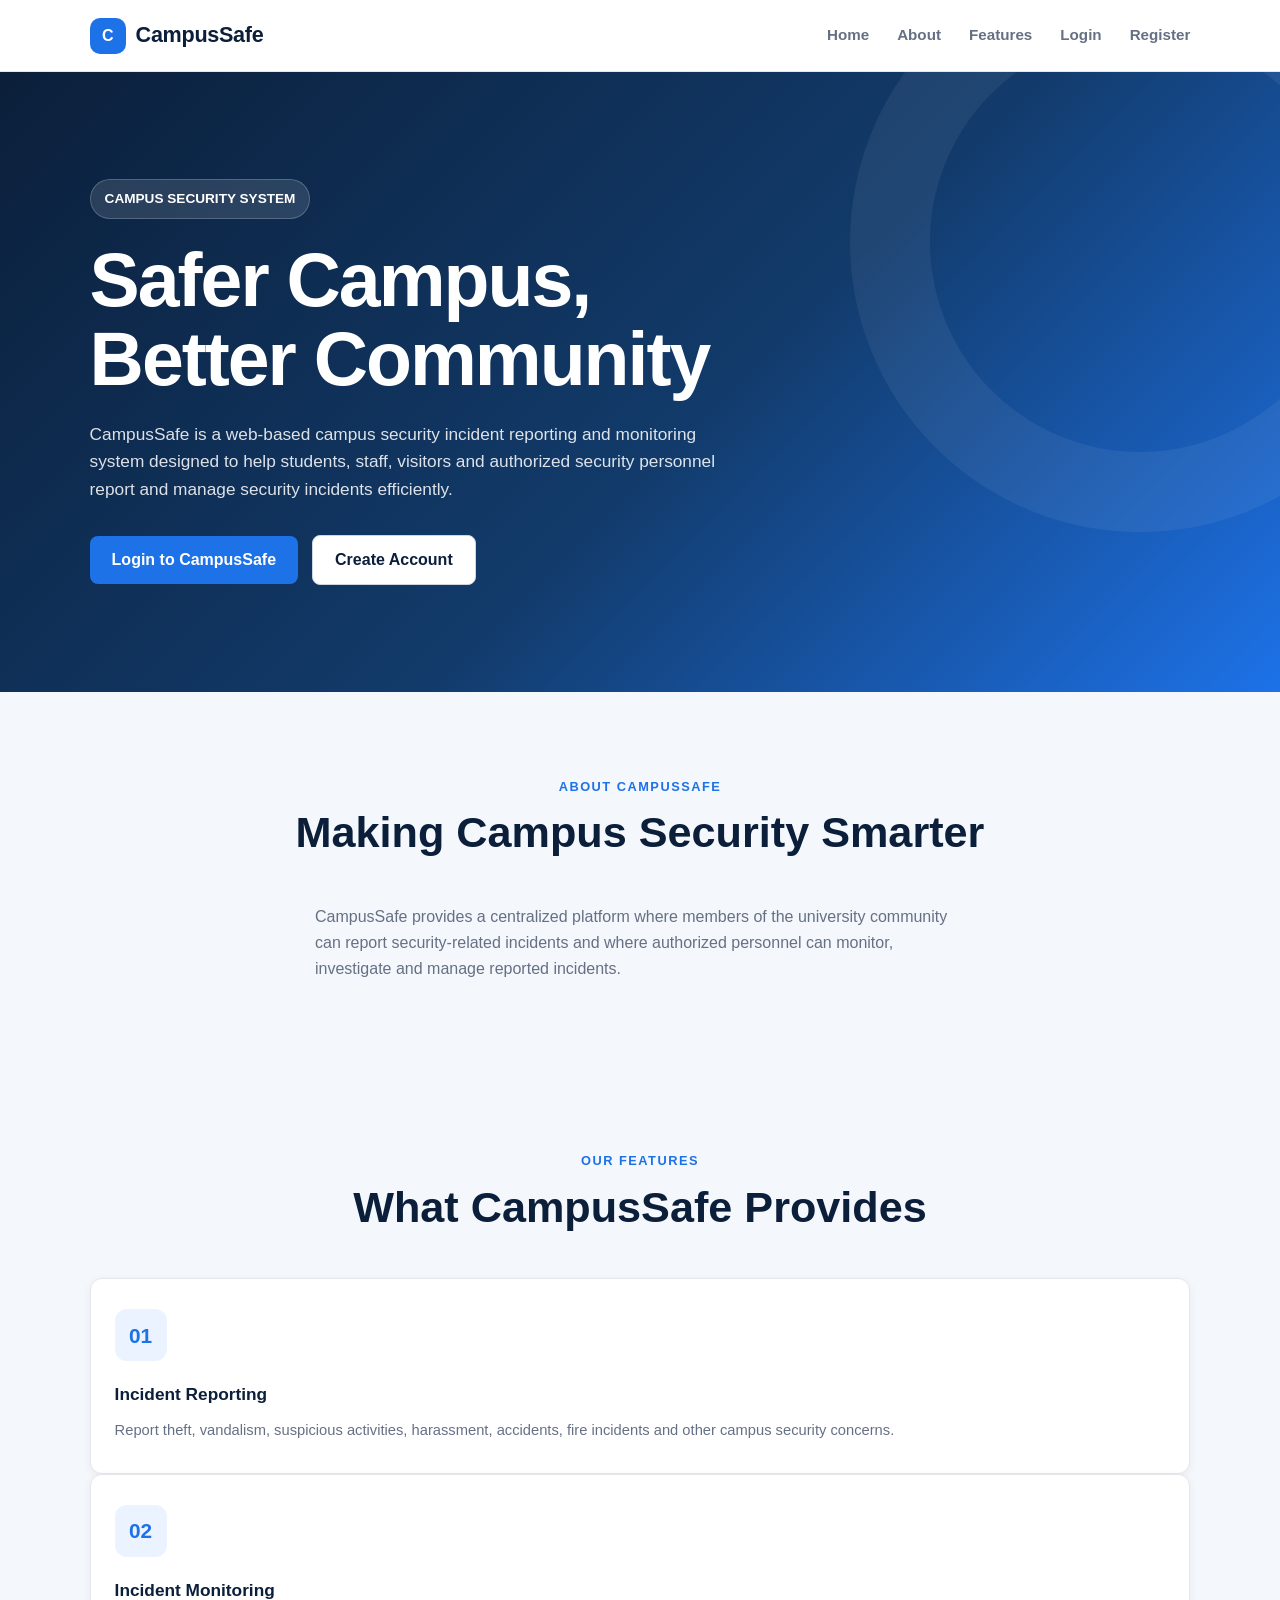
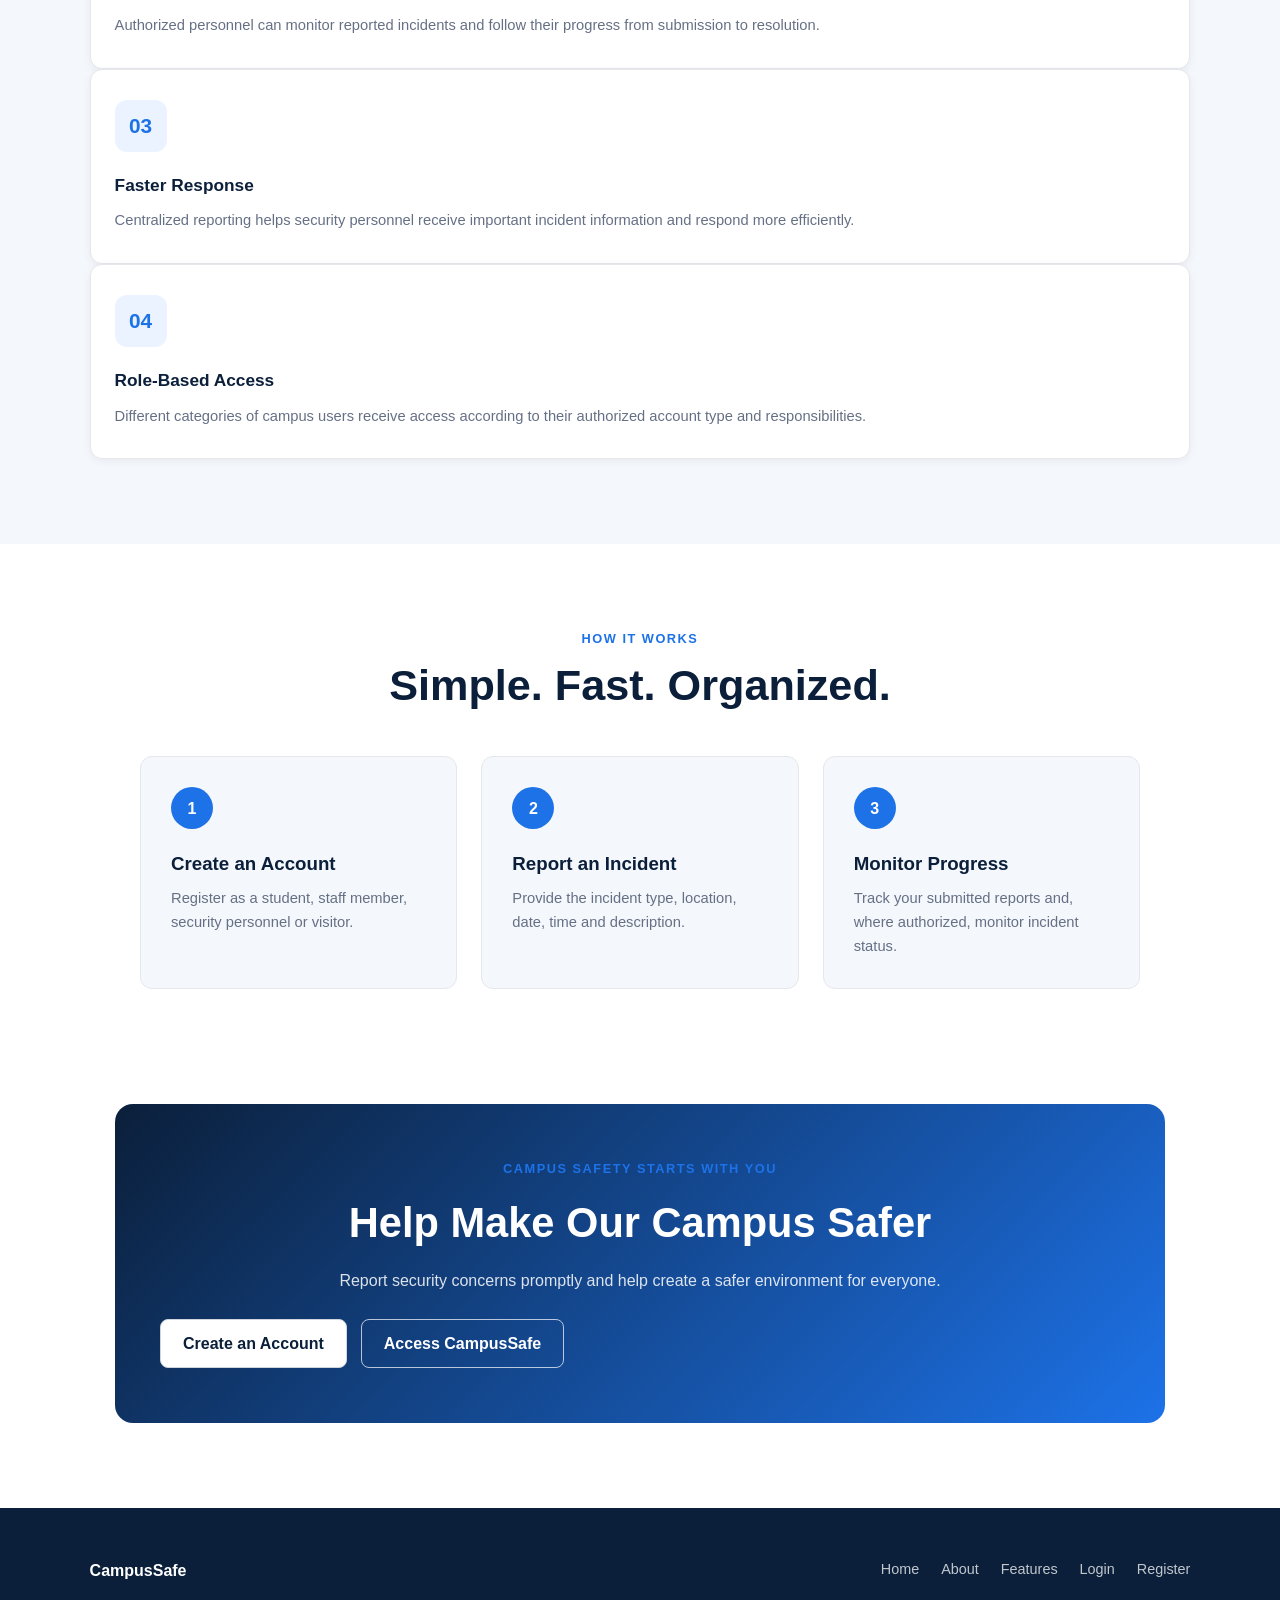
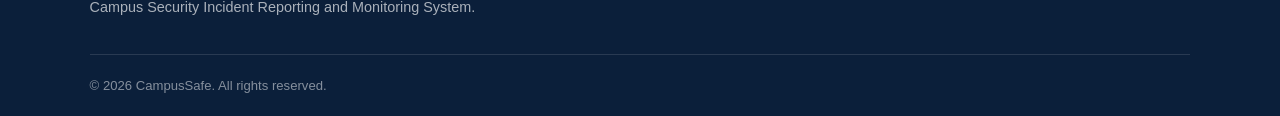
<file: index.html>
<!DOCTYPE html>
<html lang="en">
<head>
<meta charset="UTF-8">
<meta name="viewport" content="width=device-width, initial-scale=1.0">
<title>CampusSafe - Campus Security</title>
<link rel="stylesheet" href="style.css">
</head>
<body>
<header class="topbar">
<div class="brand"><strong>CampusSafe</strong></div>
<nav>
<a href="index.html">Home</a>
<a href="#about">About</a>
<a href="#features">Features</a>
<a href="login.html">Login</a>
<a href="register.html">Register</a>
</nav>
</header>

<section class="hero">
<div class="hero-content">
<span class="hero-badge">CAMPUS SECURITY SYSTEM</span>
<h1>Safer Campus,<br>Better Community</h1>
<p>CampusSafe is a web-based campus security incident reporting and monitoring system designed to help students, staff, visitors and authorized security personnel report and manage security incidents efficiently.</p>
<div class="hero-buttons">
<a href="login.html" class="login-btn">Login to CampusSafe</a>
<a href="register.html" class="secondary-btn">Create Account</a>
</div>
</div>
</section>

<section id="about" class="section">
<div class="section-heading">
<span class="section-label">ABOUT CAMPUSSAFE</span>
<h2>Making Campus Security Smarter</h2>
</div>
<p class="section-intro">CampusSafe provides a centralized platform where members of the university community can report security-related incidents and where authorized personnel can monitor, investigate and manage reported incidents.</p>
</section>

<section id="features" class="section features-section">
<div class="section-heading">
<span class="section-label">OUR FEATURES</span>
<h2>What CampusSafe Provides</h2>
</div>
<div class="feature-container">
<div class="feature-card"><div class="feature-icon">01</div><h3>Incident Reporting</h3><p>Report theft, vandalism, suspicious activities, harassment, accidents, fire incidents and other campus security concerns.</p></div>
<div class="feature-card"><div class="feature-icon">02</div><h3>Incident Monitoring</h3><p>Authorized personnel can monitor reported incidents and follow their progress from submission to resolution.</p></div>
<div class="feature-card"><div class="feature-icon">03</div><h3>Faster Response</h3><p>Centralized reporting helps security personnel receive important incident information and respond more efficiently.</p></div>
<div class="feature-card"><div class="feature-icon">04</div><h3>Role-Based Access</h3><p>Different categories of campus users receive access according to their authorized account type and responsibilities.</p></div>
</div>
</section>

<section class="section how-section">
<div class="section-heading">
<span class="section-label">HOW IT WORKS</span>
<h2>Simple. Fast. Organized.</h2>
</div>
<div class="steps-container">
<div class="step-card"><div class="step-number">1</div><h3>Create an Account</h3><p>Register as a student, staff member, security personnel or visitor.</p></div>
<div class="step-card"><div class="step-number">2</div><h3>Report an Incident</h3><p>Provide the incident type, location, date, time and description.</p></div>
<div class="step-card"><div class="step-number">3</div><h3>Monitor Progress</h3><p>Track your submitted reports and, where authorized, monitor incident status.</p></div>
</div>
</section>

<section class="cta-section">
<div class="cta-content">
<span class="section-label">CAMPUS SAFETY STARTS WITH YOU</span>
<h2>Help Make Our Campus Safer</h2>
<p>Report security concerns promptly and help create a safer environment for everyone.</p>
<div class="hero-buttons">
<a href="register.html" class="secondary-btn">Create an Account</a>
<a href="login.html" class="outline-light-btn">Access CampusSafe</a>
</div>
</div>
</section>

<footer>
<div class="footer-content">
<div><strong>CampusSafe</strong><p>Campus Security Incident Reporting and Monitoring System.</p></div>
<div class="footer-links">
<a href="index.html">Home</a><a href="#about">About</a><a href="#features">Features</a>
<a href="login.html">Login</a><a href="register.html">Register</a>
</div>
</div>
<div class="footer-bottom"><p>© 2026 CampusSafe. All rights reserved.</p></div>
</footer>
</body>
</html>
</file>
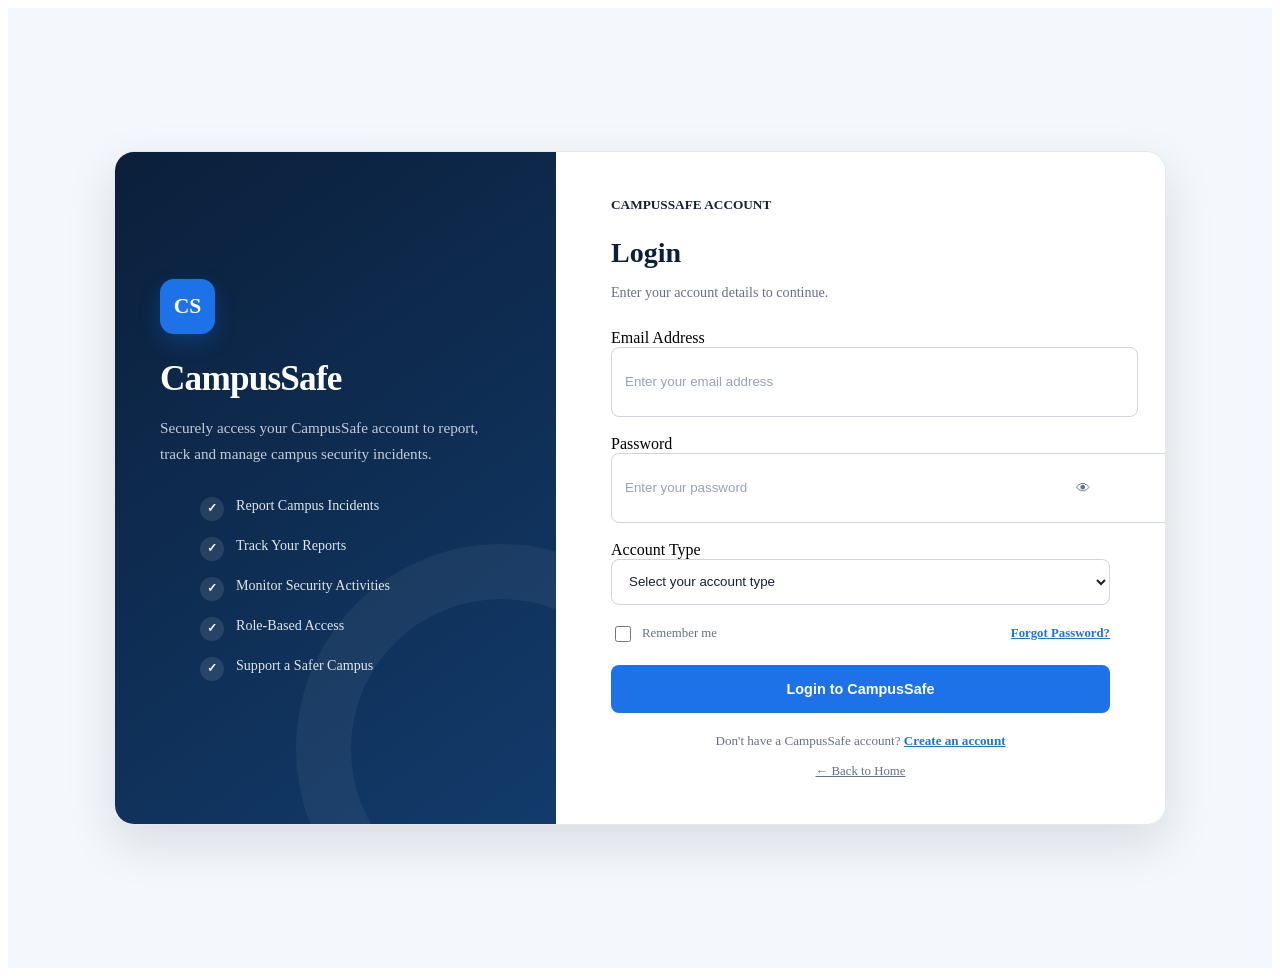
<file: dashboard.html>
<!DOCTYPE html>
<html lang="en">

<head>

    <meta charset="UTF-8">

    <meta name="viewport"
          content="width=device-width, initial-scale=1.0">

    <title>Dashboard - CampusSafe</title>

    <link rel="stylesheet" href="style.css">

</head>


<body>


    <!-- ==========================================
         SIDEBAR
    =========================================== -->

    <aside class="sidebar">


        <!-- LOGO -->

        <div class="logo">

            <div class="sidebar-logo-mark">
                CS
            </div>

            <div>

                <h2>
                    CampusSafe
                </h2>

                <p>
                    Security System
                </p>

            </div>

        </div>

        <!-- SIDEBAR NAVIGATION -->

        <nav class="sidebar-menu">
    <a href="#dashboard" class="active" data-section="dashboard">
        <span class="menu-icon">⌂</span>
        <span>Dashboard</span>
    </a>
    <a href="#report" data-section="report">
        <span class="menu-icon">+</span>
        <span>Report Incident</span>
    </a>
    <a href="#myReports" data-section="myReports">
        <span class="menu-icon">▤</span>
        <span>My Reports</span>
    </a>
    <a href="#monitoring" data-section="monitoring" id="monitoringNavLink" style="display:none">
        <span class="menu-icon">🛡</span>
        <span>Monitoring</span>
    </a>
    <a href="#profile" data-section="profile">
        <span class="menu-icon">●</span>
        <span>My Profile</span>
    </a>
</nav>
        <!-- ACCOUNT BUTTONS -->
        <div id="accountButtons">


        <button
                type="button"
                id="switchAccountBtn"
            >
             🔄 Switch Account
            </button>


            <button
                type="button"
             id="logoutBtn"
         >
              🚪 Logout
            </button>

        </div>


    </aside>



    <!-- ==========================================
         MAIN CONTENT
    =========================================== -->

    <main class="main-content">


        <!-- ==================================
             TOP BAR
        =================================== -->

        <header class="topbar dashboard-topbar">


            <div class="topbar-title">

                <span>
                    CAMPUSSAFE
                </span>

                <h3>
                    Campus Security Dashboard
                </h3>

            </div>



            <!-- USER INFORMATION -->

            <div class="user-info">


                <div
                    class="user-avatar"
                    id="userAvatar"
                >
                    U
                </div>


                <div class="user-details">

                    <strong id="loggedUser">
                        User
                    </strong>

                    <small id="loggedRole">
                        Campus User
                    </small>

                </div>


            </div>


        </header>

<!-- ==========================================
     DASHBOARD HOME
=========================================== -->

<section
    id="dashboard"
    class="dashboard-page"
>

    <!-- WELCOME CARD -->

    <section class="welcome">

        <div class="welcome-content">

            <span class="dashboard-label">
                CAMPUS SECURITY
            </span>

            <h1>
                Welcome,
                <span id="welcomeUser">
                    Campus User
                </span>
            </h1>

            <p>
                Monitor your security reports and
                help contribute to a safer campus
                environment.
            </p>

            <a
                href="#report"
                class="login-btn"
                data-section-link="report"
            >
                + Report an Incident
            </a>

        </div>

        <div class="welcome-symbol">
            🛡️
        </div>

    </section>

<!-- ==================================
     NOTIFICATIONS
=================================== -->

<section
    id="notificationSection"
    class="dashboard-section"
    style="display: none;"
>

    <div class="section-header">

        <div>

            <span class="section-label">
                NOTIFICATIONS
            </span>

            <h2>
                Notifications
            </h2>

            <p id="notificationMessage">
                You have a new notification.
            </p>

        </div>

    </div>

</section>
            <!-- ==================================
                 STATISTICS
            =================================== -->

            <section class="stats-container">


                <div class="stat-card">

                    <div class="stat-icon">
                        ▤
                    </div>

                    <div>

                        <h3>
                            Total Reports
                        </h3>

                        <strong id="totalReports">
                            0
                        </strong>

                    </div>

                </div>



                <div class="stat-card">

                    <div class="stat-icon pending-icon">
                        !
                    </div>

                    <div>

                        <h3>
                            Pending
                        </h3>

                        <strong id="pendingReports">
                            0
                        </strong>

                    </div>

                </div>



                <div class="stat-card">

                    <div class="stat-icon investigating-icon">
                        ◌
                    </div>

                    <div>

                        <h3>
                            Investigating
                        </h3>

                        <strong id="investigatingReports">
                            0
                        </strong>

                    </div>

                </div>



                <div class="stat-card">

                    <div class="stat-icon resolved-icon">
                        ✓
                    </div>

                    <div>

                        <h3>
                            Resolved
                        </h3>

                        <strong id="resolvedReports">
                            0


                   </strong>

                    </div>

                </div>


            </section>



            <!-- ==================================
                 RECENT REPORTS
            =================================== -->

            <section
                class="dashboard-section"
                id="recentReportsSection"
            >


                <div class="section-header">

                    <div>

                        <span class="section-label">
                            MONITORING
                        </span>

                        <h2>
                            Recent Incident Reports
                        </h2>

                    </div>
                    </section>
                   <a
    href="#monitoring"
    class="access-badge"
    id="monitoringAccessBadge"
    data-section-link="monitoring"
>
    Monitoring Access
</a>

                </div>



                <div class="table-container">

                    <table>

                        <thead>

                            <tr>

                                <th>
                                    Incident
                                </th>

                                <th>
                                    Location
                                </th>

                                <th>
                                    Date
                                </th>

                                <th>
                                    Reporter
                                </th>
                              
                                <th>
                                    Status
                                </th>
                                
                                <th>
                                   Time
                              </th>
                               
                            </tr>

                        </thead>


                        <tbody id="reportsTable">

                            <tr>

                                <td colspan="6">
                                    No incident reports yet.
                                </td>

                            </tr>

                        </tbody>
                        

                    </table>

                </div>


            </section>


        </section>



        <!-- ==========================================
             MY REPORTS
        =========================================== -->

        <section
            id="myReports"
            class="dashboard-section page-section"
        >


            <div class="section-header">

                <div>

                    <span class="section-label">
                        MY ACTIVITY
                    </span>

                    <h2>
                        My Reports
                    </h2>

                    <p>
                        View incidents you have submitted.
                    </p>

                </div>

            </div>



            <div
    class="table-container"
>

                <table>

                    <thead>

                        <tr>

    <th>
        Incident
    </th>

    <th>
        Location
    </th>

    <th>
        Date
    </th>

    <th>
        Time
    </th>

    <th>
        Status
    </th>

    <th>
        Report ID
    </th>

    <th>
        Investigation
    </th>
    <th>
        History 
    </th>
<th>
        communication 
    </th>

    
</tr>
                    </thead>


                    <tbody id="myReportsTable">

                        <tr>

                            <td colspan="9">
                                You have not submitted
                                any reports yet.
                            </td>

                        </tr>

                    </tbody>

                </table>

            </div>
<!-- ==========================================
     REPORTER INVESTIGATION DETAILS
=========================================== -->

<div
    id="reporterInvestigationPanel"
    class="dashboard-section"
    style="display: none;"
>

    <div class="section-header">

        <div>

            <span class="section-label">
                INVESTIGATION DETAILS
            </span>

            <h2>
                Investigation Update
            </h2>

            <p>
                Details about the investigation of your
                reported incident.
            </p>

        </div>

    </div>


    <div class="investigation-details">

        <div class="form-group">

            <label>
                Investigation Findings
            </label>

            <p id="reporterInvestigationFindings">
                —
            </p>

        </div>


        <div class="form-group">

            <label>
                Action Taken
            </label>

            <p id="reporterInvestigationAction">
                —
            </p>

        </div>


        <div class="form-group">

            <label>
                Investigation Outcome
            </label>

            <p id="reporterInvestigationOutcome">
                —
            </p>

        </div>


        <div class="form-group">

            <label>
                Recovery / Collection Information
            </label>

            <p id="reporterRecoveryInformation">
                —
            </p>

        </div>


        <button
            type="button"
            id="closeReporterInvestigation"
            class="login-btn"
        >
            Close
        </button>

    </div>

</div>
<!-- ==========================================
     REPORTER QUESTION & REPLY
=========================================== -->

<div
    id="reporterQuestionReplyPanel"
    class="dashboard-section"
    style="display: none;"
>

    <div class="section-header">

        <div>

            <span class="section-label">
                SECURITY COMMUNICATION
            </span>

            <h2>
                Question from Security
            </h2>

            <p>
                Respond to the security officer's question
                about your incident report.
            </p>

        </div>

    </div>


    <div class="investigation-details">

        <div class="form-group">

            <label>
                Security Officer's Question
            </label>

            <p id="securityQuestionText">
                —
            </p>

        </div>


        <form id="reporterReplyForm">

            <input
                type="hidden"
                id="replyReportId"
            >


            <div class="form-group">

                <label for="reporterReply">
                    Your Reply
                </label>

                <textarea
                    id="reporterReply"
                    rows="5"
                    placeholder="Type your response to the security officer..."
                    required
                ></textarea>

            </div>


            <button
                type="submit"
                class="login-btn"
            >
                Send Reply
            </button>


            <button
                type="button"
                id="closeReporterQuestionReply"
                class="login-btn"
            >
                Close
            </button>

        </form>

    </div>

</div>
        </section>


<!-- ==========================================
     SECURITY MONITORING
=========================================== -->

<section
    id="monitoring"
    class="dashboard-section page-section"
>

    <div class="section-header">

        <div>

            <span class="section-label">
                SECURITY MONITORING
            </span>

            <h2>
                Campus Incident Monitoring
            </h2>

            <p>
                Monitor and review security incidents
                reported across the campus.
            </p>

        </div>

        <span
            class="access-badge"
            id="monitoringRoleBadge"
        >
            Authorized
        </span>

    </div>


    <div class="stats-container">

        <div class="stat-card">

            <div class="stat-icon">
                ▤
            </div>

            <div>

                <h3>
                    Total Reports
                </h3>

                <strong id="monitoringTotalReports">
                    0
                </strong>

            </div>

        </div>


        <div class="stat-card">

            <div class="stat-icon pending-icon">
                !
            </div>

            <div>

                <h3>
                    Pending
                </h3>

                <strong id="monitoringPendingReports">
                    0
                </strong>

            </div>

        </div>


        <div class="stat-card">

            <div class="stat-icon investigating-icon">
                ◌
            </div>

            <div>

                <h3>
                    Investigating
                </h3>

                <strong id="monitoringInvestigatingReports">
                    0
                </strong>

            </div>

        </div>


        <div class="stat-card">

            <div class="stat-icon resolved-icon">
                ✓
            </div>

            <div>

                <h3>
                    Resolved
                </h3>

                <strong id="monitoringResolvedReports">
                    0
                </strong>

            </div>

        </div>

    </div>


    <div class="table-container">

        <table>

            <thead>

                <tr>

                    <th>
                        Report ID
                    </th>

                    <th>
                        Incident
                    </th>

                    <th>
                        Location
                    </th>

                    <th>
                        Date
                    </th>

                    <th>
                        Time
                    </th>

                    <th>
                        Reporter
                    </th>

                    <th>
                        Status
                    </th>
                    <th>
                     communication 
                    </th>
                    <th>
                     Full Incident 
                    </th>
                    <th>
                     Reporter Details 
                    </th>
                    <th>
                     Investigation Update 
                    </th>
                    <th>
                     Action 
                    </th>
                </tr>

            </thead>


            <tbody id="monitoringReportsTable">

                <tr>

                    <td colspan="12">
                        No incident reports available.
                    </td>

                </tr>

            </tbody>


        </table>

    </div>
    <!-- ==========================================
     INVESTIGATION UPDATE FORM
=========================================== -->

<div
    id="investigationUpdatePanel"
    class="dashboard-section"
    style="display: none;"
>

    <div class="section-header">

        <div>

            <span class="section-label">
                INVESTIGATION UPDATE
            </span>

            <h2>
                Update Investigation
            </h2>

            <p>
                Record the findings and outcome of this
                security investigation.
            </p>

        </div>

    </div>


    <form id="investigationUpdateForm">

        <input
            type="hidden"
            id="investigationReportId"
        >


        <div class="form-group">

            <label for="investigationFindings">
                Investigation Findings
            </label>

            <textarea
                id="investigationFindings"
                rows="4"
                placeholder="Describe what was discovered during the investigation..."
                required
            ></textarea>

        </div>


        <div class="form-group">

            <label for="investigationAction">
                Action Taken
            </label>

            <textarea
                id="investigationAction"
                rows="4"
                placeholder="Describe the action taken by the security personnel..."
                required
            ></textarea>

        </div>


        <div class="form-group">

            <label for="investigationOutcome">
                Investigation Outcome
            </label>

            <textarea
                id="investigationOutcome"
                rows="4"
                placeholder="Describe the outcome of the investigation..."
                required
            ></textarea>

        </div>


        <div class="form-group">

            <label for="recoveryInformation">
                Recovery / Collection Information
            </label>

            <textarea
                id="recoveryInformation"
                rows="4"
                placeholder="Tell the reporter how and where they can recover their item, if applicable..."
            ></textarea>

        </div>


        <div>

            <button
                type="submit"
                class="login-btn"
            >
                Save Investigation Update
            </button>


            <button
                type="button"
                id="cancelInvestigationUpdate"
                class="login-btn"
            >
                Cancel
            </button>

        </div>

    </form>

</div>

<!-- ==========================================
     REPORTER QUESTION FORM
=========================================== -->

<div
    id="reporterQuestionPanel"
    class="dashboard-section"
    style="display: none;"
>

    <div class="section-header">

        <div>

            <span class="section-label">
                REPORTER COMMUNICATION
            </span>

            <h2>
                Ask Reporter a Question
            </h2>

            <p>
                Send a question to the person who submitted
                this incident report.
            </p>

        </div>

    </div>


    <form id="reporterQuestionForm">

        <input
            type="hidden"
            id="questionReportId"
        >


        <div class="form-group">

            <label for="reporterQuestion">
                Question
            </label>

            <textarea
                id="reporterQuestion"
                rows="5"
                placeholder="Enter your question for the reporter..."
                required
            ></textarea>

        </div>


        <div>

            <button
                type="submit"
                class="login-btn"
            >
                Send Question
            </button>


            <button
                type="button"
                id="cancelReporterQuestion"
                class="login-btn"
            >
                Cancel
            </button>

        </div>

    </form>

</div>

</section>
<!-- ==========================================
     REPORTER REPLY DETAILS
=========================================== -->

<div
    id="reporterReplyPanel"
    class="dashboard-section"
    style="display: none;"
>

    <div class="section-header">

        <div>

            <span class="section-label">
                REPORTER RESPONSE
            </span>

            <h2>
                Reporter Reply
            </h2>

            <p>
                View the response provided by the reporter.
            </p>

        </div>

    </div>


    <div class="investigation-details">

        <div class="form-group">

            <label>
                Security Question
            </label>

            <p id="securityQuestionForOfficer">
                —
            </p>

        </div>


        <div class="form-group">

            <label>
                Reporter Reply
            </label>

            <p id="reporterReplyForOfficer">
                —
            </p>

        </div>


        <button
            type="button"
            id="closeReporterReply"
            class="login-btn"
        >
            Close
        </button>

    </div>

</div>
<!-- ==========================================
     COMMUNICATION HISTORY
=========================================== -->

<div
    id="communicationHistoryPanel"
    class="dashboard-section"
    style="display: none;"
>
    <div class="section-header">
        <div>
            <span class="section-label">
                COMMUNICATION HISTORY
            </span>

            <h2>
                Communication History
            </h2>

            <p>
                View all questions and replies exchanged
                about this incident report.
            </p>
        </div>
    </div>

    <div
        id="communicationHistoryContent"
        class="investigation-details"
    >
    </div>

    <button
        type="button"
        id="closeCommunicationHistory"
        class="login-btn"
    >
        Close
    </button>
</div>
<!-- Request Investigation Update Panel -->
<div id="requestUpdatePanel" style="display:none; margin-top:24px; padding:20px; background:#f8f9fa; border-radius:8px; border:1px solid #dee2e6;">
    <h3>Request Investigation Update</h3>
    <p>Enter your question or request for the security team:</p>
    <input type="hidden" id="requestUpdateReportId">
    <div class="form-group">
        <textarea id="requestUpdateMessage" rows="4" style="width:100%;" placeholder="Type your request here..."></textarea>
    </div>
    <div style="margin-top:12px;">
        <button type="button" class="investigation-btn" id="submitRequestUpdateBtn">Submit Request</button>
        <button type="button" class="investigation-btn" id="cancelRequestUpdateBtn" style="margin-left:8px;">Cancel</button>
    </div>
</div>
<!-- Respond to Update Request Panel (for Security) -->
<div id="respondUpdatePanel" style="display:none; margin-top:24px; padding:20px; background:#f8f9fa; border-radius:8px; border:1px solid #dee2e6;">
    <h3>Respond to Update Request</h3>
    
    <div style="margin-bottom:16px; padding:12px; background:#fff; border-left:4px solid #0d6efd;">
        <strong>Reporter’s Request:</strong>
        <p id="reporterRequestText" style="margin:8px 0 0 0; white-space:pre-wrap;"></p>
    </div>

    <input type="hidden" id="respondUpdateReportId">
    
    <div class="form-group">
        <label for="securityResponseMessage"><strong>Your Response:</strong></label>
        <textarea id="securityResponseMessage" rows="5" style="width:100%; margin-top:6px;" placeholder="Type your response here..."></textarea>
    </div>

    <div style="margin-top:14px;">
        <button type="button" class="investigation-btn" id="submitSecurityResponseBtn">Send Response</button>
        <button type="button" class="investigation-btn" id="cancelSecurityResponseBtn" style="margin-left:8px;">Cancel</button>
    </div>
</div>
        <!-- ==========================================
             PROFILE
        =========================================== -->

        <section
            id="profile"
            class="dashboard-section page-section"
        >


            <div class="section-header">

                <div>

                    <span class="section-label">
                        ACCOUNT
                    </span>

                    <h2>
                        My Profile
                    </h2>

                    <p>
                        View and manage your CampusSafe
                        account information.
                    </p>

                </div>

            </div>



            <!-- PROFILE CARD -->

            <div class="profile-card">


                <div
                    class="profile-avatar"
                    id="profileAvatar"
                >
                    U
                </div>


                <div class="profile-details">


                    <div class="profile-item">

                        <span>
                            Full Name
                        </span>

                        <strong id="profileName">
                            —
                        </strong>

                    </div>


                    <div class="profile-item">

                        <span>
                            Email Address
                        </span>

                        <strong id="profileEmail">
                            —
                        </strong>

                    </div>


                    <div class="profile-item">

                        <span>
                            Phone Number
                        </span>

                        <strong id="profilePhone">
                            —
                        </strong>

                    </div>


                    <div class="profile-item">

                        <span>
                            Account Type
                        </span>

                        <strong id="profileRole">
                            —
                        </strong>

                    </div>


                    <div class="profile-item">

                        <span>
                            Department / Unit
                        </span>

                        <strong id="profileDepartment">
                            —
                        </strong>

                    </div>


                    <div class="profile-item">

                        <span>
                            Identification
                        </span>

                        <strong id="profileIdentification">
                            —
                        </strong>

                    </div>


                    <div class="profile-item">

                        <span>
                            Level / Position
                        </span>

                        <strong id="profileLevel">
                            —
                        </strong>

                    </div>


                </div>


                <button
                    type="button"
                    id="editProfileBtn"
                    class="edit-profile-btn"
                >
                    ✏️ Edit Profile
                </button>


            </div>



            <!-- ==================================
                 EDIT PROFILE FORM
            =================================== -->

            <div
                id="editProfileSection"
                class="edit-profile-section"
                style="display: none;"
            >


                <div class="section-header">

                    <div>

                        <span class="section-label">
                            ACCOUNT SETTINGS
                        </span>

                        <h3>
                            Edit Profile
                        </h3>

                    </div>

                </div>



                <form id="editProfileForm">


                    <!-- NAME -->

                    <div class="profile-form-row">


                        <div class="form-group">

                            <label for="editFirstName">
                                First Name
                            </label>

                            <input
                                type="text"
                                id="editFirstName"
                                required
                            >

                        </div>


                        <div class="form-group">

                            <label for="editLastName">
                                Last Name
                            </label>

                            <input
                                type="text"
                                id="editLastName"
                                required
                            >

                        </div>


                    </div>



                    <!-- EMAIL -->

                    <div class="form-group">

                        <label for="editEmail">
                            Email Address
                        </label>

                        <input
                            type="email"
                            id="editEmail"
                            readonly
                        >

                    </div>



                    <!-- PHONE -->

                    <div class="form-group">

                        <label for="editPhone">
                            Phone Number
                        </label>

                        <input
                            type="tel"
                            id="editPhone"
                            required
                        >

                    </div>



                    <!-- ACCOUNT TYPE -->

                    <div class="form-group">

                        <label for="editRole">
                            Account Type
                        </label>

                        <input
                            type="text"
                            id="editRole"
                            readonly
                        >

                    </div>



                    <!-- DYNAMIC ROLE DETAILS -->

                    <div
                        id="editRoleFields"
                        class="role-fields"
                    >

                        <!-- JavaScript fills this section -->

                    </div>



                    <hr>



                    <!-- CHANGE PASSWORD -->

                    <div class="password-change-heading">

                        <h3>
                            Change Password
                        </h3>

                        <p>
                            Leave these fields empty if you
                            do not want to change your password.
                        </p>

                    </div>



                    <!-- CURRENT PASSWORD -->

                    <div class="form-group">

                        <label for="currentPassword">
                            Current Password
                        </label>

                        <div class="password-wrapper">

                            <input
                                type="password"
                                id="currentPassword"
                                autocomplete="current-password"
                                placeholder="Enter current password"
                            >

                            <button
                                type="button"
                                class="toggle-password"
                                data-target="currentPassword"
                            >
                                👁
                            </button>

                        </div>

                    </div>



                    <!-- NEW PASSWORD -->

                    <div class="form-group">

                        <label for="editNewPassword">
                            New Password
                        </label>

                        <div class="password-wrapper">

                            <input
                                type="password"
                                id="editNewPassword"
                                autocomplete="new-password"
                                placeholder="Enter new password"
                            >

                            <button
                                type="button"
                                class="toggle-password"
                                data-target="editNewPassword"
                            >
                                👁
                            </button>

                        </div>

                    </div>



                    <!-- CONFIRM NEW PASSWORD -->

                    <div class="form-group">

                        <label for="editConfirmPassword">
                            Confirm New Password
                        </label>

                        <div class="password-wrapper">

                            <input
                                type="password"
                                id="editConfirmPassword"
                                autocomplete="new-password"
                                placeholder="Confirm new password"
                            >

                            <button
                                type="button"
                                class="toggle-password"
                                data-target="editConfirmPassword"
                            >
                                👁
                            </button>

                        </div>

                    </div>



                    <!-- PASSWORD REQUIREMENTS -->

                    <div
                        id="editPasswordRequirements"
                        class="password-requirements"
                    >

                        <div id="editReqLength">
                            ✗ At least 8 characters
                        </div>

                        <div id="editReqUppercase">
                            ✗ At least one uppercase letter
                        </div>

                        <div id="editReqLowercase">
                            ✗ At least one lowercase letter
                        </div>

                        <div id="editReqNumber">
                            ✗ At least one number
                        </div>

                        <div id="editReqSpecial">
                            ✗ At least one special character
                        </div>

                    </div>



                    <!-- BUTTONS -->

                    <div class="profile-buttons">


                        <button
                            type="submit"
                            class="save-profile-btn"
                        >
                            Save Changes
                        </button>


                        <button type="button" id="cancelEditBtn" class="cancel-profile-btn">Cancel</button>

                    </div>


                </form>


            </div>
            
<!-- ==========================================
     SECURITY QUESTIONS SETTINGS
=========================================== -->

<div class="edit-profile-section security-settings-section">
<div class="section-header">
<div>
<span class="section-label">ACCOUNT SECURITY</span>
<h3>Security Questions</h3>
<p>Manage the questions used to recover your account if you forget your password.</p>
</div>
</div>
<form id="editSecurityQuestionsForm">
<div class="form-group">
<label for="securitySettingsCurrentPassword">Confirm Your Current Password</label>
<input type="password" id="securitySettingsCurrentPassword" autocomplete="current-password" placeholder="Enter your current password" required>
</div>
<hr>
<div class="form-group">
<label for="editSecurityQuestion1">Security Question 1 (Required)</label>
<select id="editSecurityQuestion1" required>
<option value="">Choose a security question</option>
<option value="firstSchool">What is the name of your first school?</option>
<option value="birthCity">In which city were you born?</option>
<option value="childhoodFriend">What is the name of your childhood best friend?</option>
<option value="favoriteTeacher">What is the name of your favourite teacher?</option>
<option value="favoriteFood">What is your favourite food?</option>
</select>
</div>
<div class="form-group">
<label for="editSecurityAnswer1">Answer to Question 1</label>
<div class="password-wrapper">
<input type="password" id="editSecurityAnswer1" placeholder="Enter your answer" required>
<button type="button" class="toggle-security-answer" data-target="editSecurityAnswer1">Show</button>
</div>
</div>
<hr>
<div class="form-group">
<label for="editSecurityQuestion2">Security Question 2 (Optional)</label>
<select id="editSecurityQuestion2">
<option value="">No second question</option>
<option value="firstSchool">What is the name of your first school?</option>
<option value="birthCity">In which city were you born?</option>
<option value="childhoodFriend">What is the name of your childhood best friend?</option>
<option value="favoriteTeacher">What is the name of your favourite teacher?</option>
<option value="favoriteFood">What is your favourite food?</option>
</select>
</div>
<div class="form-group">
<label for="editSecurityAnswer2">Answer to Question 2</label>
<div class="password-wrapper">
<input type="password" id="editSecurityAnswer2" placeholder="Leave blank if not using Question 2">
<button type="button" class="toggle-security-answer" data-target="editSecurityAnswer2">Show</button>
</div>
</div>
<hr>
<div class="form-group">
<label for="editSecurityQuestion3">Security Question 3 (Optional)</label>
<select id="editSecurityQuestion3">
<option value="">No third question</option>
<option value="firstSchool">What is the name of your first school?</option>
<option value="birthCity">In which city were you born?</option>
<option value="childhoodFriend">What is the name of your childhood best friend?</option>
<option value="favoriteTeacher">What is the name of your favourite teacher?</option>
<option value="favoriteFood">What is your favourite food?</option>
</select>
</div>
<div class="form-group">
<label for="editSecurityAnswer3">Answer to Question 3</label>
<div class="password-wrapper">
<input type="password" id="editSecurityAnswer3" placeholder="Leave blank if not using Question 3">
<button type="button" class="toggle-security-answer" data-target="editSecurityAnswer3">Show</button>
</div>
</div>
<p>Choose different questions. If you leave an optional question blank, it will not be saved. Make sure you remember your answers.</p>
<div class="profile-buttons">
<button type="submit" class="save-profile-btn">Save Security Questions</button>
<button type="button" class="cancel-profile-btn" id="cancelSecurityQuestionsBtn">Clear Changes</button>
</div>
</form>
</div>

<!-- ==========================================
     DELETE ACCOUNT
=========================================== -->

<div class="delete-account-section">

    <h3>Delete My Account</h3>

    <p>
        We're sorry to see you go. If you decide
        to leave CampusSafe, please tell us why.
        Your feedback can help us improve.
    </p>

    <button
        type="button"
        id="showDeleteAccountBtn"
        class="delete-account-btn"
    >
        Delete My Account
    </button>

    <div
        id="deleteAccountFormSection"
        style="display: none;"
    >

        <form id="deleteAccountForm">

            <div class="form-group">

                <label for="deleteAccountReason">
                    Why are you leaving CampusSafe?
                </label>

                <select
                    id="deleteAccountReason"
                    required
                >
                    <option value="">
                        Select a reason
                    </option>

                    <option value="Privacy concerns">
                        Privacy concerns
                    </option>

                    <option value="Difficult to use">
                        The website is difficult to use
                    </option>

                    <option value="Technical problems">
                        Technical problems
                    </option>

                    <option value="Missing features">
                        Missing features
                    </option>

                    <option value="No longer needed">
                        I no longer need the account
                    </option>

                    <option value="Other">
                        Other reason
                    </option>
                </select>

            </div>

            <div class="form-group">

                <label for="deleteAccountFeedback">
                    Tell us more (optional)
                </label>

                <textarea
                    id="deleteAccountFeedback"
                    rows="4"
                    maxlength="1000"
                    placeholder="Share your experience or suggest an improvement..."
                ></textarea>

            </div>

            <p>
                Deleting your account will sign you out.
                This action cannot be undone.
            </p>

            <div class="profile-buttons">

                <button
                    type="submit"
                    class="delete-account-btn"
                >
                    Confirm Account Deletion
                </button>

                <button
                    type="button"
                    id="cancelDeleteAccountBtn"
                    class="cancel-profile-btn"
                >
                    Cancel
                </button>

            </div>

        </form>

    </div>

</div>
</section>

        <!-- ==========================================
             REPORT INCIDENT
        =========================================== -->

        <section
            id="report"
            class="dashboard-section page-section"
        >


            <div class="section-header">

                <div>

                    <span class="section-label">
                        SECURITY REPORT
                    </span>

                    <h2>
                        Report an Incident
                    </h2>

                    <p>
                        Provide accurate information about
                        the incident you want to report.
                    </p>

                </div>

            </div>



            <!-- IMPORTANT NOTICE -->

            <div class="report-notice">

                <strong>
                    Before submitting a report
                </strong>

                <p>
                    Please provide accurate information.
                    In an emergency or situation requiring
                    immediate assistance, contact the
                    appropriate campus security authority
                    directly.
                </p>

            </div>



            <!-- REPORT FORM -->

            <form id="incidentForm">


                <!-- INCIDENT TYPE -->

                <div class="form-group">

                    <label for="incidentType">
                        Incident Type
                    </label>

                    <select
                        id="incidentType"
                        required
                    >

                        <option value="">
                            Select incident type
                        </option>

                        <option value="Theft">
                            Theft
                        </option>

                        <option value="Suspicious Activity">
                            Suspicious Activity
                        </option>

                        <option value="Vandalism">
                            Vandalism
                        </option>

                        <option value="Harassment">
                            Harassment
                        </option>

                        <option value="Fighting">
                            Fighting
                        </option>

                        <option value="Fire">
                            Fire
                        </option>

                        <option value="Accident">
                            Accident
                        </option>

                        <option value="Missing Property">
                            Missing Property
                        </option>

                        <option value="Unauthorized Access">
                            Unauthorized Access
                        </option>

                        <option value="Other">
                            Other
                        </option>

                    </select>

                </div>



                <!-- LOCATION -->

                <div class="form-group">

                    <label for="location">
                        Location
                    </label>

                    <input
                        type="text"
                        id="location"
                        placeholder="Where did the incident happen?"
                        maxlength="150"
                        required
                    >

                </div>



                <!-- DATE AND TIME -->

                <div class="form-row">


                    <div class="form-group">

                        <label for="incidentDate">
                            Date
                        </label>

                        <input
                            type="date"
                            id="incidentDate"
                            required
                        >

                    </div>


                    <div class="form-group">

                        <label for="incidentTime">
                            Time
                        </label>

                        <input
                            type="time"
                            id="incidentTime"
                            required
                        >

                    </div>


                </div>



                <!-- DESCRIPTION -->

                <div class="form-group">

                    <label for="description">
                        Description
                    </label>

                    <textarea
                        id="description"
                        rows="6"
                        maxlength="1500"
                        placeholder="Describe what happened. Include important details such as what you saw, what happened and when it occurred."
                        required
                    ></textarea>

                    <small class="field-hint">
                        Provide as much accurate information as possible.
                    </small>

                </div>



                <!-- ADDITIONAL INFORMATION -->

                <div class="form-group">

                    <label for="additionalInfo">
                        Additional Information
                    </label>

                    <textarea
                        id="additionalInfo"
                        rows="4"
                        maxlength="1000"
                        placeholder="Add any other information that may help security personnel."
                    ></textarea>

                </div>



                <!-- SUBMIT -->

                <button
                    type="submit"
                    class="login-btn report-submit-btn"
                >
                    Submit Incident Report
                </button>


            </form>


        </section>


    </main>



    <!-- ==========================================
         LOGIN PROTECTION
    =========================================== -->

    <script>

        const isLoggedIn =
            localStorage.getItem("isLoggedIn");

        if (isLoggedIn !== "true") {

            window.location.href =
                "login.html";

        }

    </script>



    <!-- ==========================================
         JAVASCRIPT
    =========================================== -->

    <script src="login.js"></script>

    <script src="script.js"></script>


</body>

</html>
</file>
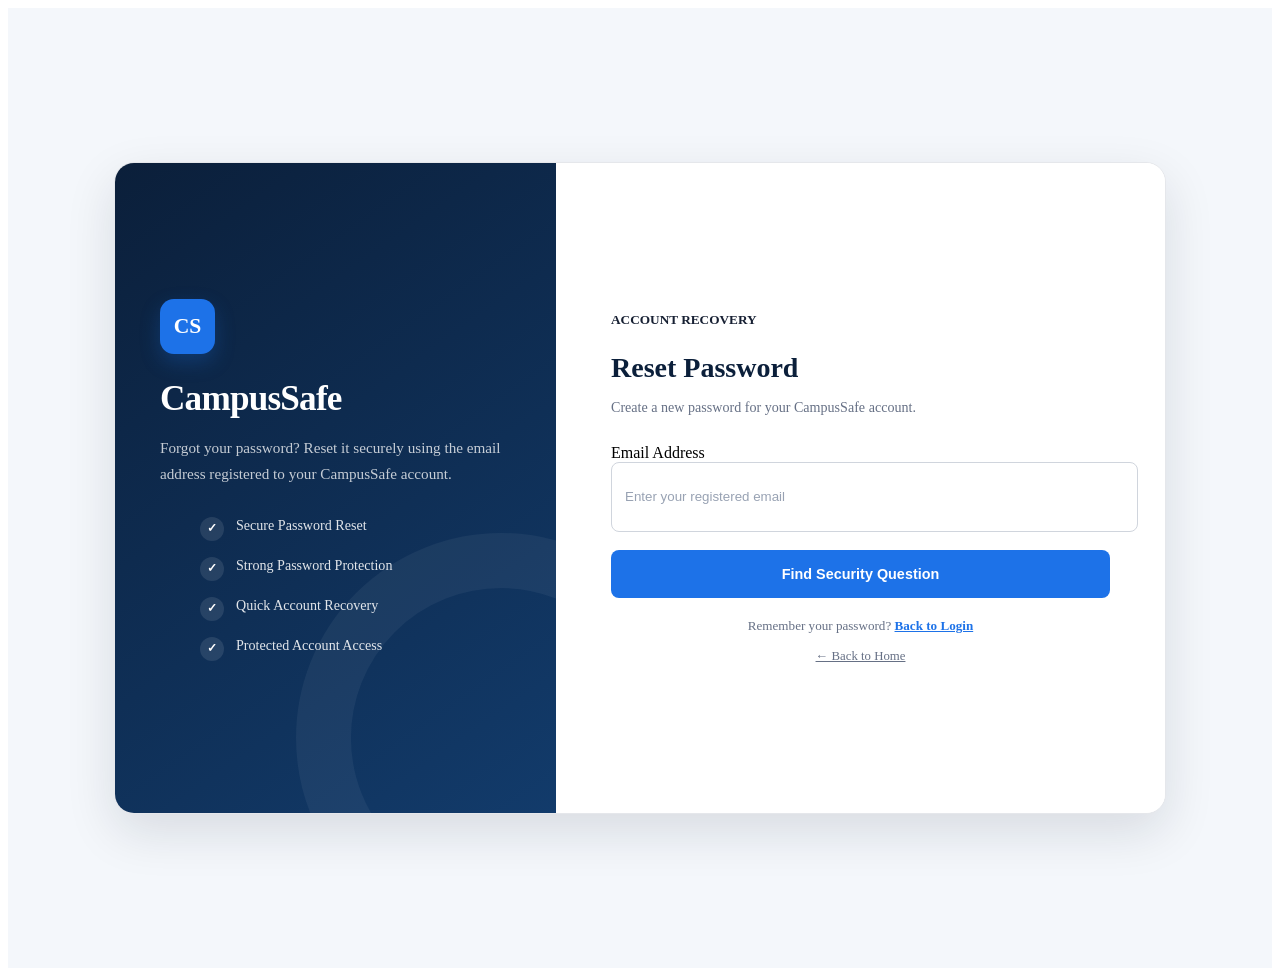
<file: forgot-password.html>
<!DOCTYPE html>
<html lang="en">
<head>
<meta charset="UTF-8">
<meta name="viewport" content="width=device-width, initial-scale=1.0">
<title>Forgot Password - CampusSafe</title>
<link rel="stylesheet" href="login.css">
</head>
<body>
<div class="login-page">
<div class="login-container">
<div class="login-info">
<div class="info-content">
<div class="brand-mark">CS</div>
<h1>CampusSafe</h1>
<p>Forgot your password? Reset it securely using the email address registered to your CampusSafe account.</p>
<ul class="info-list">
<li>Secure Password Reset</li>
<li>Strong Password Protection</li>
<li>Quick Account Recovery</li>
<li>Protected Account Access</li>
</ul>
</div>
</div>
<div class="login-panel">
<div class="login-box">
<div class="login-header">
<span class="form-label-top">ACCOUNT RECOVERY</span>
<h2>Reset Password</h2>
<p>Create a new password for your CampusSafe account.</p>
</div>
<form id="forgotPasswordForm">
<div class="form-group">
<label for="resetEmail">Email Address</label>
<input type="email" id="resetEmail" name="resetEmail" autocomplete="username" placeholder="Enter your registered email" required>
</div>
<button type="button" id="verifyEmailBtn" class="login-btn">Find Security Question</button>

<div id="securityVerificationSection" style="display:none">
<div class="form-group">
<label for="recoveryQuestion">Choose Your Security Question</label>
<select id="recoveryQuestion" required><option value="">Choose a security question</option></select>
</div>
<div class="form-group">
<label for="recoveryAnswer">Your Security Answer</label>
<div class="password-wrapper">
<input type="password" id="recoveryAnswer" placeholder="Enter your answer" required>
<button type="button" id="toggleSecurityAnswer">Show</button>
</div>
</div>
<button type="button" id="verifyAnswerBtn" class="login-btn">Verify Answer</button>
</div>

<div id="newPasswordSection" style="display:none">
<div class="form-group">
<label for="newPassword">New Password</label>
<div class="password-wrapper">
<input type="password" id="newPassword" name="newPassword" autocomplete="new-password" placeholder="Enter your new password">
<button type="button" class="toggle-password" data-target="newPassword">👁</button>
</div>
</div>
<div id="passwordRequirements" class="password-requirements" style="display:none">
<div id="ReqLength">✗ At least 8 characters</div>
<div id="ReqUppercase">✗ At least one uppercase letter</div>
<div id="ReqLowercase">✗ At least one lowercase letter</div>
<div id="ReqNumber">✗ At least one number</div>
<div id="ReqSpecial">✗ At least one special character</div>
</div>
<div class="form-group">
<label for="confirmNewPassword">Confirm New Password</label>
<div class="password-wrapper">
<input type="password" id="confirmNewPassword" name="confirmNewPassword" autocomplete="new-password" placeholder="Confirm your new password">
<button type="button" class="toggle-password" data-target="confirmNewPassword">👁</button>
</div>
</div>
<button type="submit" class="login-btn">Reset Password</button>
</div>
</form>
<p class="register-link">Remember your password? <a href="login.html">Back to Login</a></p>
<a href="index.html" class="back-home">← Back to Home</a>
</div>
</div>
</div>
</div>
<script src="login.js"></script>
</body>
</html>
</file>
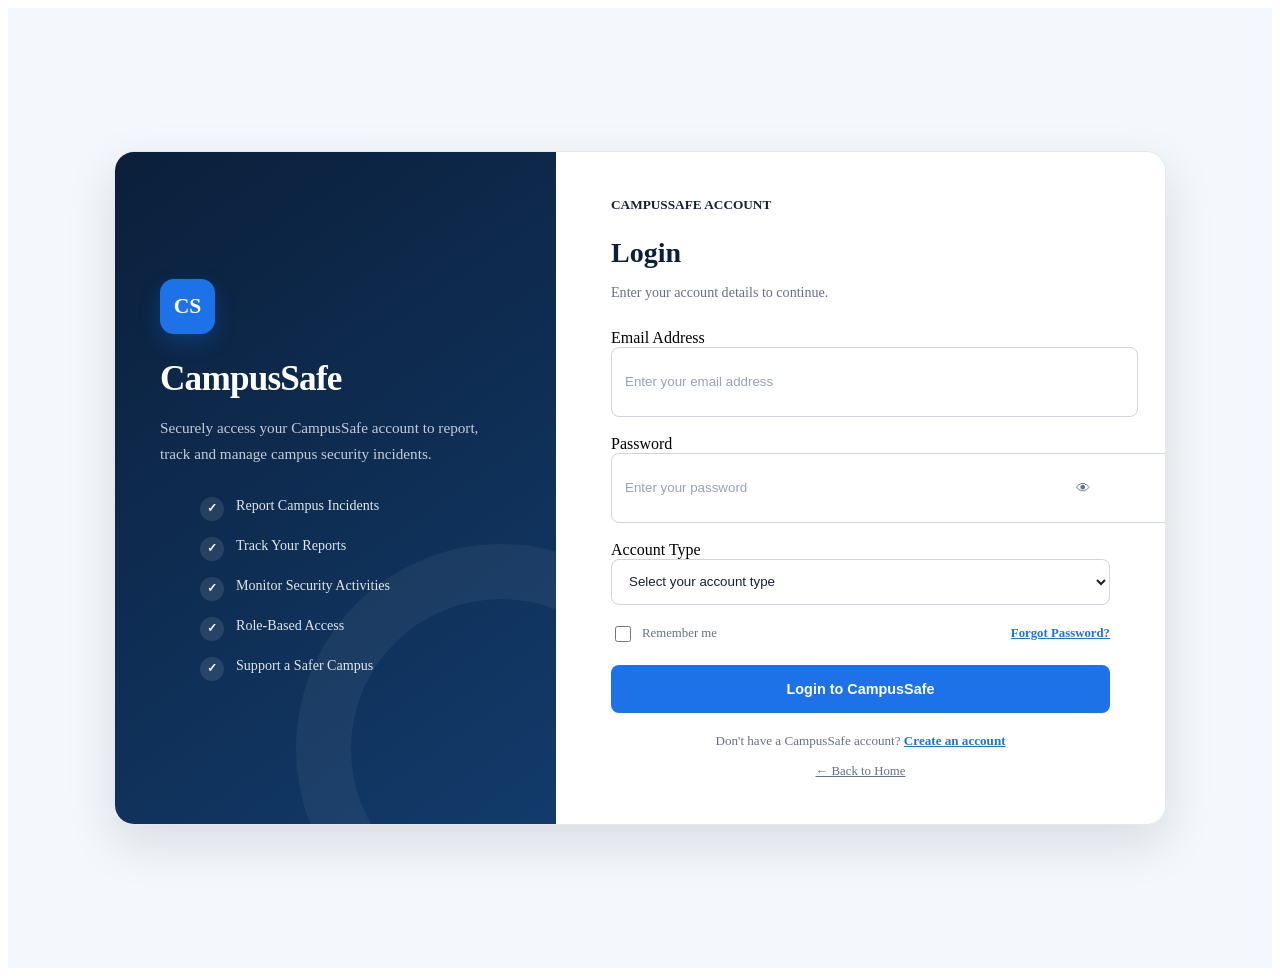
<file: login.html>
<!DOCTYPE html>
<html lang="en">
<head>
<meta charset="UTF-8">
<meta name="viewport" content="width=device-width, initial-scale=1.0">
<title>Login - CampusSafe</title>
<link rel="stylesheet" href="login.css">
</head>
<body>
<div class="login-page">
<div class="login-container">
<div class="login-info">
<div class="info-content">
<div class="brand-mark">CS</div>
<h1>CampusSafe</h1>
<p>Securely access your CampusSafe account to report, track and manage campus security incidents.</p>
<ul class="info-list">
<li>Report Campus Incidents</li>
<li>Track Your Reports</li>
<li>Monitor Security Activities</li>
<li>Role-Based Access</li>
<li>Support a Safer Campus</li>
</ul>
</div>
</div>
<div class="login-panel">
<div class="login-box">
<div class="login-header">
<span class="form-label-top">CAMPUSSAFE ACCOUNT</span>
<h2>Login</h2>
<p>Enter your account details to continue.</p>
</div>
<form id="loginForm">
<div class="form-group">
<label for="email">Email Address</label>
<input type="email" id="email" name="email" autocomplete="username" placeholder="Enter your email address" required>
</div>
<div class="form-group">
<label for="password">Password</label>
<div class="password-wrapper">
<input type="password" id="password" name="password" autocomplete="current-password" placeholder="Enter your password" required>
<button type="button" class="toggle-password" data-target="password" aria-label="Show password">👁</button>
</div>
</div>
<div class="form-group">
<label for="role">Account Type</label>
<select id="role" name="role" required>
<option value="">Select your account type</option>
<option value="student">Student</option>
<option value="academicStaff">Academic Staff</option>
<option value="nonAcademicStaff">Non-Academic Staff</option>
<option value="security">Security Personnel</option>
<option value="visitor">Visitor</option>
</select>
</div>
<div class="remember-row">
<label class="remember-me">
<input type="checkbox" id="rememberMe" name="rememberMe">
<span>Remember me</span>
</label>
<a href="forgot-password.html" class="forgot-password">Forgot Password?</a>
</div>
<button type="submit" class="login-btn">Login to CampusSafe</button>
</form>
<p class="register-link">Don't have a CampusSafe account? <a href="register.html">Create an account</a></p>
<a href="index.html" class="back-home">← Back to Home</a>
</div>
</div>
</div>
</div>
<script src="login.js"></script>
</body>
</html>
</file>
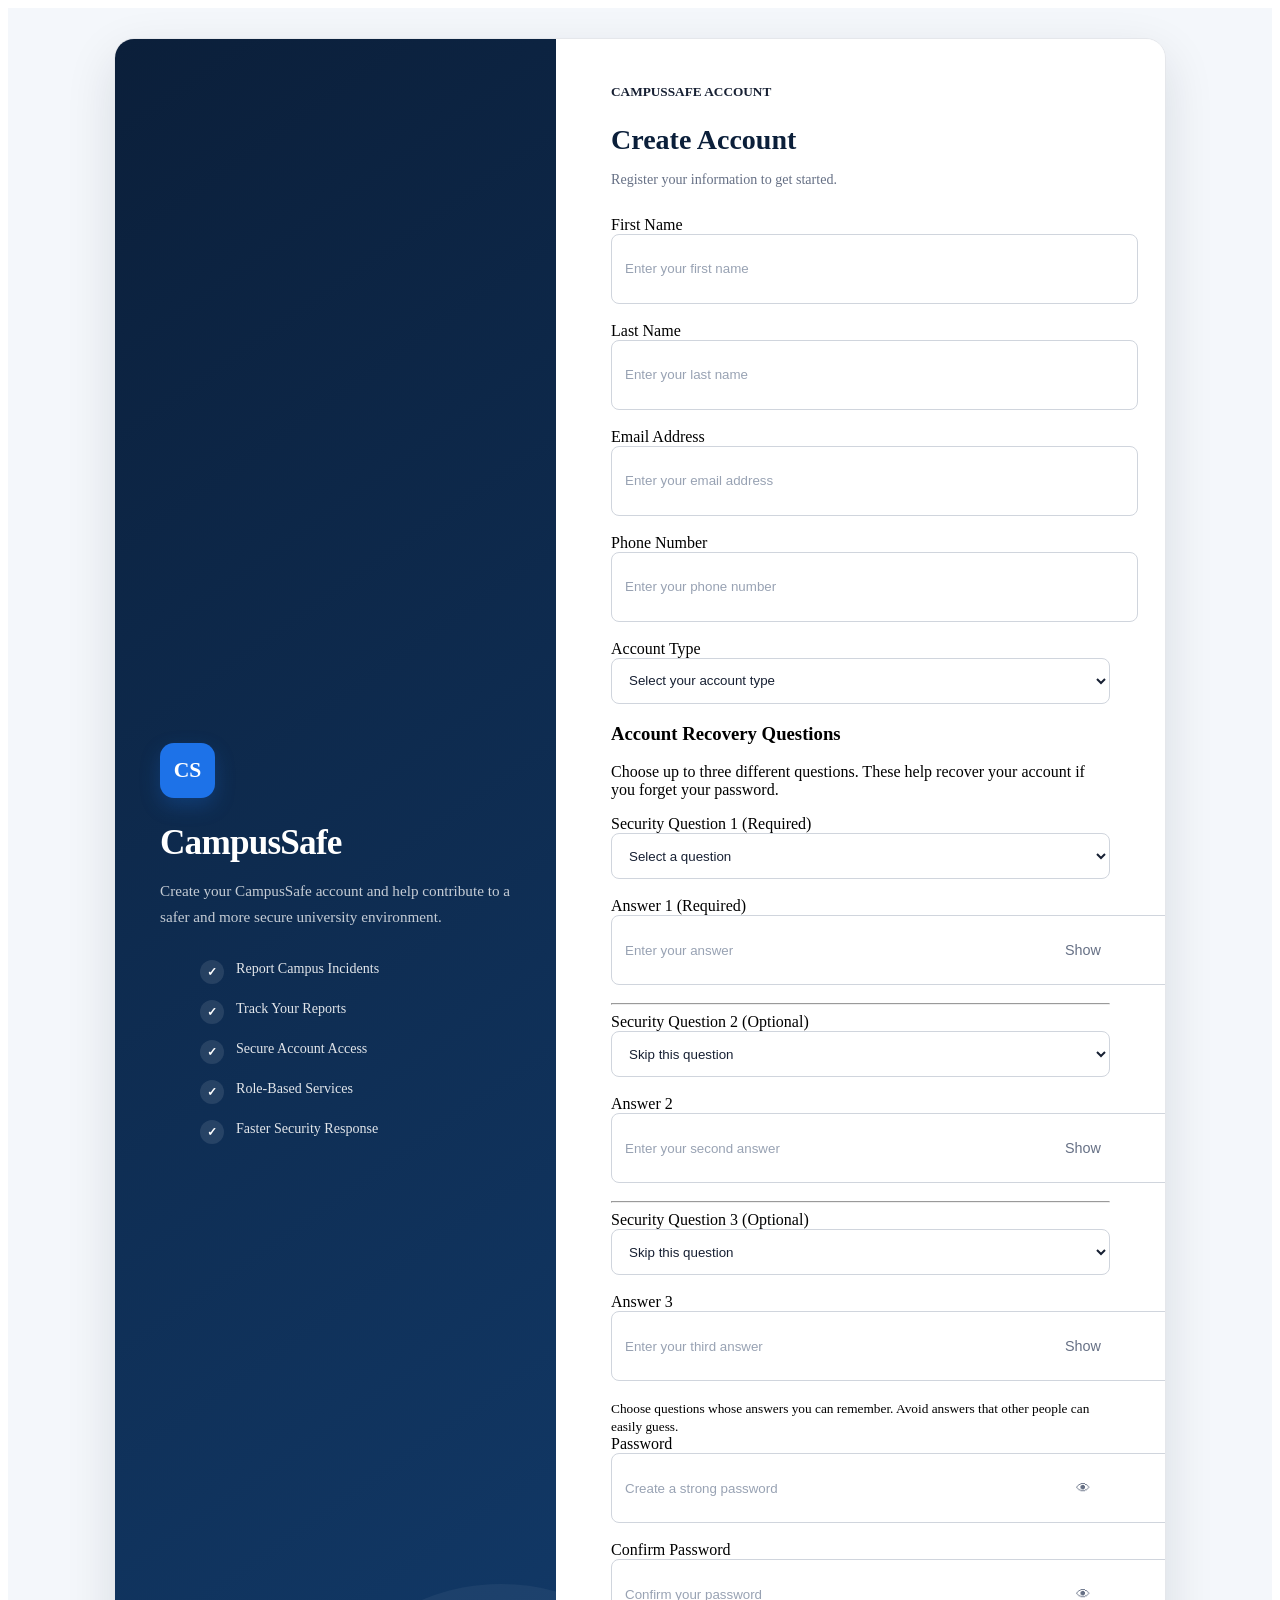
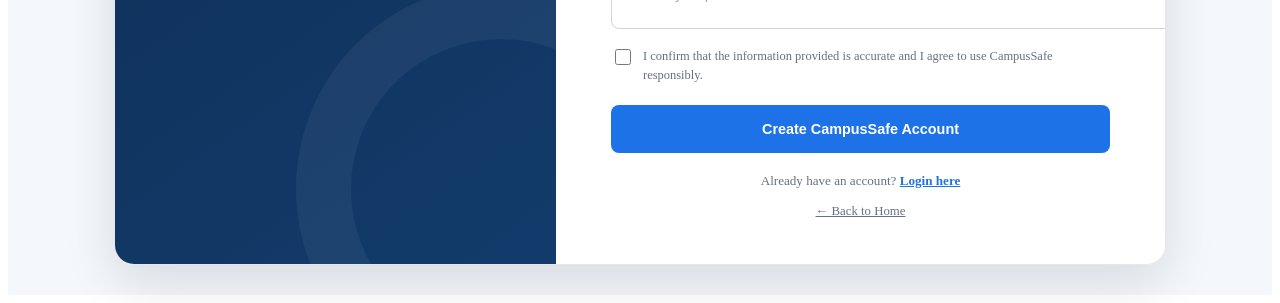
<file: register.html>
<!DOCTYPE html>
<html lang="en">
<head>
<meta charset="UTF-8">
<meta name="viewport" content="width=device-width, initial-scale=1.0">
<title>Create Account - CampusSafe</title>
<link rel="stylesheet" href="login.css">
</head>
<body>
<div class="login-page">
<div class="login-container">
<div class="login-info">
<div class="info-content">
<div class="brand-mark">CS</div>
<h1>CampusSafe</h1>
<p>Create your CampusSafe account and help contribute to a safer and more secure university environment.</p>
<ul class="info-list">
<li>Report Campus Incidents</li>
<li>Track Your Reports</li>
<li>Secure Account Access</li>
<li>Role-Based Services</li>
<li>Faster Security Response</li>
</ul>
</div>
</div>
<div class="login-panel">
<div class="login-box">
<div class="login-header">
<span class="form-label-top">CAMPUSSAFE ACCOUNT</span>
<h2>Create Account</h2>
<p>Register your information to get started.</p>
</div>
<form id="registerForm">
<div class="form-group"><label for="firstName">First Name</label><input type="text" id="firstName" name="firstName" autocomplete="given-name" placeholder="Enter your first name" required></div>
<div class="form-group"><label for="lastName">Last Name</label><input type="text" id="lastName" name="lastName" autocomplete="family-name" placeholder="Enter your last name" required></div>
<div class="form-group"><label for="email">Email Address</label><input type="email" id="email" name="email" autocomplete="email" placeholder="Enter your email address" required></div>
<div class="form-group"><label for="phone">Phone Number</label><input type="tel" id="phone" name="phone" autocomplete="tel" placeholder="Enter your phone number" required></div>
<div class="form-group">
<label for="role">Account Type</label>
<select id="role" name="role" required>
<option value="">Select your account type</option>
<option value="student">Student</option>
<option value="academicStaff">Academic Staff</option>
<option value="nonAcademicStaff">Non-Academic Staff</option>
<option value="security">Security Personnel</option>
<option value="visitor">Visitor</option>
</select>
</div>

<!-- Role-specific fields (unchanged logic) -->
<div id="studentFields" class="role-fields" style="display:none">
<div class="role-fields-header"><h4>Student Information</h4><p>Provide your university academic details.</p></div>
<div class="form-group"><label for="faculty">Faculty</label><input type="text" id="faculty" placeholder="e.g. Faculty of Computing"></div>
<div class="form-group"><label for="department">Department</label><input type="text" id="department" placeholder="e.g. Information Systems"></div>
<div class="form-group"><label for="matricNumber">Matriculation Number</label><input type="text" id="matricNumber" placeholder="Enter your matric number"></div>
<div class="form-group"><label for="level">Level</label>
<select id="level"><option value="">Select your level</option><option value="100 Level">100 Level</option><option value="200 Level">200 Level</option><option value="300 Level">300 Level</option><option value="400 Level">400 Level</option><option value="500 Level">500 Level</option><option value="600 Level">600 Level</option></select>
</div>
</div>

<div id="academicStaffFields" class="role-fields" style="display:none">
<div class="role-fields-header"><h4>Academic Staff Information</h4><p>Provide your academic staff details.</p></div>
<div class="form-group"><label for="academicFaculty">Faculty</label><input type="text" id="academicFaculty"></div>
<div class="form-group"><label for="academicDepartment">Department</label><input type="text" id="academicDepartment"></div>
<div class="form-group"><label for="academicStaffId">Staff ID</label><input type="text" id="academicStaffId"></div>
<div class="form-group"><label for="academicPosition">Position</label>
<select id="academicPosition"><option value="">Select position</option><option value="Professor">Professor</option><option value="Associate Professor">Associate Professor</option><option value="Senior Lecturer">Senior Lecturer</option><option value="Lecturer I">Lecturer I</option><option value="Lecturer II">Lecturer II</option><option value="Assistant Lecturer">Assistant Lecturer</option><option value="Graduate Assistant">Graduate Assistant</option><option value="Other">Other</option></select>
</div>
</div>

<div id="nonAcademicStaffFields" class="role-fields" style="display:none">
<div class="role-fields-header"><h4>Staff Information</h4><p>Provide your non-academic staff details.</p></div>
<div class="form-group"><label for="staffUnit">Unit / Office</label><input type="text" id="staffUnit"></div>
<div class="form-group"><label for="nonAcademicStaffId">Staff ID</label><input type="text" id="nonAcademicStaffId"></div>
<div class="form-group"><label for="staffPosition">Position</label><input type="text" id="staffPosition"></div>
</div>

<div id="securityFields" class="role-fields" style="display:none">
<div class="role-fields-header"><h4>Security Personnel Information</h4><p>Provide your security assignment details.</p></div>
<div class="form-group"><label for="securityId">Security ID</label><input type="text" id="securityId"></div>
<div class="form-group"><label for="securityUnit">Unit / Command</label><input type="text" id="securityUnit"></div>
<div class="form-group"><label for="securityPost">Post / Assignment</label><input type="text" id="securityPost"></div>
</div>

<div id="visitorFields" class="role-fields" style="display:none">
<div class="role-fields-header"><h4>Visitor Information</h4><p>Tell us about the purpose of your visit.</p></div>
<div class="form-group"><label for="organization">Organization</label><input type="text" id="organization"></div>
<div class="form-group"><label for="visitPurpose">Purpose of Visit</label>
<select id="visitPurpose"><option value="">Select purpose</option><option value="Academic">Academic</option><option value="Business">Business</option><option value="Official">Official</option><option value="Personal">Personal</option><option value="Event">Event</option><option value="Other">Other</option></select>
</div>
<div class="form-group"><label for="hostName">Host / Contact Person</label><input type="text" id="hostName"></div>
</div>

<!-- Security Questions -->
<div class="security-questions-registration">
<h3>Account Recovery Questions</h3>
<p>Choose up to three different questions. These help recover your account if you forget your password.</p>
<div class="form-group">
<label for="securityQuestion">Security Question 1 (Required)</label>
<select id="securityQuestion" required>
<option value="">Select a question</option>
<option value="firstSchool">What is the name of your first school?</option>
<option value="birthCity">In which city were you born?</option>
<option value="childhoodFriend">What is the name of your childhood best friend?</option>
<option value="favoriteTeacher">What is the name of your favourite teacher?</option>
<option value="favoriteFood">What is your favourite food?</option>
</select>
</div>
<div class="form-group">
<label for="securityAnswer">Answer 1 (Required)</label>
<div class="password-wrapper">
<input type="password" id="securityAnswer" autocomplete="off" placeholder="Enter your answer" required>
<button type="button" class="toggle-password" data-target="securityAnswer">Show</button>
</div>
</div>
<hr>
<div class="form-group">
<label for="securityQuestion2">Security Question 2 (Optional)</label>
<select id="securityQuestion2">
<option value="">Skip this question</option>
<option value="firstSchool">What is the name of your first school?</option>
<option value="birthCity">In which city were you born?</option>
<option value="childhoodFriend">What is the name of your childhood best friend?</option>
<option value="favoriteTeacher">What is the name of your favourite teacher?</option>
<option value="favoriteFood">What is your favourite food?</option>
</select>
</div>
<div class="form-group">
<label for="securityAnswer2">Answer 2</label>
<div class="password-wrapper">
<input type="password" id="securityAnswer2" autocomplete="off" placeholder="Enter your second answer">
<button type="button" class="toggle-password" data-target="securityAnswer2">Show</button>
</div>
</div>
<hr>
<div class="form-group">
<label for="securityQuestion3">Security Question 3 (Optional)</label>
<select id="securityQuestion3">
<option value="">Skip this question</option>
<option value="firstSchool">What is the name of your first school?</option>
<option value="birthCity">In which city were you born?</option>
<option value="childhoodFriend">What is the name of your childhood best friend?</option>
<option value="favoriteTeacher">What is the name of your favourite teacher?</option>
<option value="favoriteFood">What is your favourite food?</option>
</select>
</div>
<div class="form-group">
<label for="securityAnswer3">Answer 3</label>
<div class="password-wrapper">
<input type="password" id="securityAnswer3" autocomplete="off" placeholder="Enter your third answer">
<button type="button" class="toggle-password" data-target="securityAnswer3">Show</button>
</div>
</div>
<small>Choose questions whose answers you can remember. Avoid answers that other people can easily guess.</small>
</div>

<div class="form-group">
<label for="password">Password</label>
<div class="password-wrapper">
<input type="password" id="password" name="password" autocomplete="new-password" placeholder="Create a strong password" required>
<button type="button" class="toggle-password" data-target="password">👁</button>
</div>
</div>
<div id="registerPasswordRequirements" class="password-requirements" style="display:none">
<div id="registerReqLength">✗ At least 8 characters</div>
<div id="registerReqUppercase">✗ At least one uppercase letter</div>
<div id="registerReqLowercase">✗ At least one lowercase letter</div>
<div id="registerReqNumber">✗ At least one number</div>
<div id="registerReqSpecial">✗ At least one special character</div>
</div>
<div class="form-group">
<label for="confirmPassword">Confirm Password</label>
<div class="password-wrapper">
<input type="password" id="confirmPassword" name="confirmPassword" autocomplete="new-password" placeholder="Confirm your password" required>
<button type="button" class="toggle-password" data-target="confirmPassword">👁</button>
</div>
</div>
<div id="passwordMatchMessage"></div>
<div class="terms-box">
<input type="checkbox" id="agreeTerms" required>
<label for="agreeTerms">I confirm that the information provided is accurate and I agree to use CampusSafe responsibly.</label>
</div>
<button type="submit" class="login-btn">Create CampusSafe Account</button>
</form>
<p class="register-link">Already have an account? <a href="login.html">Login here</a></p>
<a href="index.html" class="back-home">← Back to Home</a>
</div>
</div>
</div>
</div>
<script src="login.js"></script>
</body>
</html>
</file>
<file: style.css>
/* =========================================================
   CAMPUSSAFE - MAIN STYLESHEET
   Home Page + Dashboard
   ========================================================= */

/* =========================
   CSS VARIABLES
   ========================= */

:root {
    --navy: #0b1f3a;
    --navy-light: #15345c;
    --blue: #1d72e8;
    --blue-dark: #155fc2;
    --blue-light: #eaf3ff;

    --white: #ffffff;
    --background: #f4f7fb;
    --surface: #ffffff;

    --text: #172033;
    --text-light: #667085;
    --text-muted: #98a2b3;

    --border: #d0d5dd;
    --border-light: #e5e7eb;

    --success: #198754;
    --success-bg: #e8f7ef;

    --warning: #b7791f;
    --warning-bg: #fff6df;

    --danger: #c92a2a;
    --danger-bg: #fdecec;

    --info: #1769aa;
    --info-bg: #e8f2ff;

    --shadow-sm: 0 2px 8px rgba(16, 24, 40, 0.06);
    --shadow: 0 8px 24px rgba(16, 24, 40, 0.08);
    --shadow-lg: 0 16px 40px rgba(16, 24, 40, 0.12);

    --radius-sm: 8px;
    --radius: 12px;
    --radius-lg: 18px;

    --transition: 0.25s ease;
}

html, body {
    height: auto !important;
    min-height: 100%;
    overflow-x: hidden;
    overflow-y: auto !important;
}

.main-content {
    overflow-y: auto;
    min-height: 100vh;
}

.dashboard-page,
.dashboard-section,
.page-section {
    overflow: visible !important;
}
/* =========================
   RESET
   ========================= */

* {
    margin: 0;
    padding: 0;
    box-sizing: border-box;
}

html {
    scroll-behavior: smooth;
}

body {
    font-family:
        "Segoe UI",
        Arial,
        Helvetica,
        sans-serif;

    background: var(--background);
    color: var(--text);
    line-height: 1.6;
}

a {
    color: inherit;
    text-decoration: none;
}

button,
input,
select,
textarea {
    font: inherit;
}

button {
    cursor: pointer;
}

img {
    max-width: 100%;
    display: block;
}

/* =========================================================
   HOME PAGE
   ========================================================= */

/* =========================
   TOP NAVIGATION
   ========================= */

body > .topbar {
    width: 100%;
    min-height: 72px;

    background: var(--white);

    display: flex;
    align-items: center;
    justify-content: space-between;

    padding: 0 7%;

    border-bottom: 1px solid var(--border-light);

    position: relative;
    z-index: 10;
}

.brand {
    display: flex;
    align-items: center;
    gap: 10px;

    color: var(--navy);
    font-size: 1.35rem;
    font-weight: 800;
    letter-spacing: -0.3px;
}

.brand::before {
    content: "C";

    width: 36px;
    height: 36px;

    display: flex;
    align-items: center;
    justify-content: center;

    background: var(--blue);
    color: var(--white);

    border-radius: 10px;

    font-size: 1rem;
    font-weight: 800;
}

body > .topbar nav {
    display: flex;
    align-items: center;
    gap: 28px;
}

body > .topbar nav a {
    color: var(--text-light);
    font-size: 0.95rem;
    font-weight: 600;

    transition: var(--transition);
}

body > .topbar nav a:hover {
    color: var(--blue);
}


/* =========================
   HERO SECTION
   ========================= */

.hero {
    min-height: 620px;

    background:
        linear-gradient(
            135deg,
            var(--navy) 0%,
            #123b6b 55%,
            var(--blue) 100%
        );

    color: var(--white);

    display: flex;
    align-items: center;

    padding: 90px 7%;

    position: relative;
    overflow: hidden;
}

.hero::after {
    content: "";

    position: absolute;

    width: 420px;
    height: 420px;

    right: -150px;
    top: -120px;

    border: 80px solid rgba(255, 255, 255, 0.06);

    border-radius: 50%;
}

.hero-content {
    max-width: 720px;

    position: relative;
    z-index: 2;
}

.hero-badge {
    display: inline-flex;
    align-items: center;

    padding: 8px 14px;

    border-radius: 50px;

    background: rgba(255, 255, 255, 0.12);
    border: 1px solid rgba(255, 255, 255, 0.2);

    font-size: 0.85rem;
    font-weight: 600;

    margin-bottom: 22px;
}

.hero h1 {
    font-size: clamp(2.5rem, 6vw, 4.7rem);
    line-height: 1.05;

    margin-bottom: 22px;

    letter-spacing: -2px;
}

.hero p {
    max-width: 650px;

    color: rgba(255, 255, 255, 0.86);

    font-size: 1.08rem;

    margin-bottom: 32px;
}

.hero-buttons {
    display: flex;
    align-items: center;
    gap: 14px;

    flex-wrap: wrap;
}


/* =========================
   BUTTONS
   ========================= */

.login-btn,
.primary-btn {
    display: inline-flex;
    align-items: center;
    justify-content: center;

    min-height: 46px;

    padding: 11px 22px;

    border: none;
    border-radius: var(--radius-sm);

    background: var(--blue);
    color: var(--white);

    font-weight: 700;

    transition: var(--transition);
}

.login-btn:hover,
.primary-btn:hover {
    background: var(--blue-dark);
    transform: translateY(-1px);
}

.secondary-btn {
    display: inline-flex;
    align-items: center;
    justify-content: center;

    min-height: 46px;

    padding: 11px 22px;

    border: 1px solid var(--border);

    border-radius: var(--radius-sm);

    background: var(--white);
    color: var(--navy);

    font-weight: 700;

    transition: var(--transition);
}

.secondary-btn:hover {
    border-color: var(--blue);
    color: var(--blue);
}

.outline-light-btn {
    display: inline-flex;
    align-items: center;
    justify-content: center;

    min-height: 46px;

    padding: 11px 22px;

    border: 1px solid rgba(255, 255, 255, 0.7);

    border-radius: var(--radius-sm);

    background: transparent;
    color: var(--white);

    font-weight: 700;

    transition: var(--transition);
}

.outline-light-btn:hover {
    background: var(--white);
    color: var(--navy);
}


/* =========================
   GENERAL SECTIONS
   ========================= */

section {
    padding: 85px 7%;
}

.section-heading {
    max-width: 95%;

    margin: 0 auto 45px;

    text-align: center;
}

.section-label {
    display: block;

    color: var(--blue);

    font-size: 0.8rem;
    font-weight: 800;

    text-transform: uppercase;
    letter-spacing: 1.5px;

    margin-bottom: 10px;
}

.section-heading h2 {
    color: var(--navy);

    font-size: clamp(1.9rem, 4vw, 2.7rem);

    line-height: 1.2;

    margin-bottom: 14px;
}

.section-intro {
    color: var(--text-light);

    max-width: 650px;

    margin: 0 auto;
}


/* =========================
   ABOUT
   ========================= */

.about {
    background: var(--white);
}

.about-content {
    max-width: 850px;
    margin: auto;

    text-align: center;
}

.about-content p {
    color: var(--text-light);
    font-size: 1rem;
}


/* =========================
   FEATURES
   ========================= */

.features-section {
    background: var(--background);
}

.features-grid {
    max-width: 1150px;

    margin: auto;

    display: grid;

    grid-template-columns: repeat(4, 1fr);

    gap: 22px;
}

.feature-card {
    background: var(--white);

    padding: 30px 24px;

    border: 1px solid var(--border-light);

    border-radius: var(--radius);

    box-shadow: var(--shadow-sm);

    transition: var(--transition);
}

.feature-card:hover {
    transform: translateY(-5px);

    box-shadow: var(--shadow);

    border-color: #c7dcfa;
}

.feature-icon {
    width: 52px;
    height: 52px;

    display: flex;
    align-items: center;
    justify-content: center;

    background: var(--blue-light);
    color: var(--blue);

    border-radius: 12px;

    font-size: 1.3rem;
    font-weight: 800;

    margin-bottom: 20px;
}

.feature-card h3 {
    color: var(--navy);

    font-size: 1.08rem;

    margin-bottom: 10px;
}

.feature-card p {
    color: var(--text-light);

    font-size: 0.92rem;
}


/* =========================
   HOW IT WORKS
   ========================= */

.how-section {
    background: var(--white);
}

.steps-container {
    max-width: 1000px;

    margin: auto;

    display: grid;

    grid-template-columns: repeat(3, 1fr);

    gap: 24px;
}

.step-card {
    position: relative;

    padding: 30px;

    background: var(--background);

    border: 1px solid var(--border-light);

    border-radius: var(--radius);
}

.step-number {
    width: 42px;
    height: 42px;

    display: flex;
    align-items: center;
    justify-content: center;

    background: var(--blue);
    color: var(--white);

    border-radius: 50%;

    font-weight: 800;

    margin-bottom: 20px;
}

.step-card h3 {
    color: var(--navy);

    margin-bottom: 8px;
}

.step-card p {
    color: var(--text-light);

    font-size: 0.92rem;
}


/* =========================
   CTA
   ========================= */

.cta-section {
    padding-top: 30px;
    padding-bottom: 85px;

    background: var(--white);
}

.cta-content {
    max-width: 1050px;

    margin: auto;

    padding: 55px 45px;

    border-radius: var(--radius-lg);

    background:
        linear-gradient(
            135deg,
            var(--navy),
            var(--blue)
        );

    color: var(--white);

    text-align: center;
}

.cta-content h2 {
    font-size: clamp(1.8rem, 4vw, 2.6rem);

    margin-bottom: 12px;
}

.cta-content p {
    max-width: 650px;

    margin: 0 auto 25px;

    color: rgba(255, 255, 255, 0.85);
}


/* =========================
   FOOTER
   ========================= */

footer {
    background: var(--navy);

    color: var(--white);

    padding: 50px 7% 20px;
}

.footer-content {
    max-width: 1150px;

    margin: auto;

    display: flex;
    align-items: flex-start;
    justify-content: space-between;

    gap: 40px;
}

.footer-content p {
    max-width: 450px;

    color: rgba(255, 255, 255, 0.65);

    font-size: 0.9rem;

    margin-top: 12px;
}

.footer-links {
    display: flex;
    gap: 22px;
}

.footer-links a {
    color: rgba(255, 255, 255, 0.75);

    font-size: 0.9rem;

    transition: var(--transition);
}

.footer-links a:hover {
    color: var(--white);
}

.footer-bottom {
    max-width: 1150px;

    margin: 35px auto 0;

    padding-top: 20px;

    border-top: 1px solid rgba(255, 255, 255, 0.12);

    color: rgba(255, 255, 255, 0.5);

    font-size: 0.82rem;
}


/* =========================================================
   DASHBOARD
   ========================================================= */

/* =========================
   SIDEBAR
   ========================= */

.sidebar {
    position: fixed;

    top: 0;
    left: 0;

    width: 250px;
    height: 100vh;

    background: var(--navy);

    color: var(--white);

    padding: 24px 15px;

    display: flex;
    flex-direction: column;

    z-index: 100;
}

.sidebar .logo {
    display: flex;
    align-items: center;

    gap: 10px;

    padding: 5px 12px 25px;

    font-size: 1.25rem;
    font-weight: 800;
}

.sidebar-logo-mark {
    width: 36px;
    height: 36px;

    display: flex;
    align-items: center;
    justify-content: center;

    background: var(--blue);

    border-radius: 9px;

    font-weight: 800;
}

.sidebar-menu {
    display: flex;
    flex-direction: column;

    gap: 6px;
}

.sidebar-menu a {
    display: flex;
    align-items: center;

    gap: 12px;

    padding: 12px 14px;

    border-radius: 8px;

    color: rgba(255, 255, 255, 0.68);

    font-size: 0.92rem;
    font-weight: 600;

    transition: var(--transition);
}

.sidebar-menu a:hover,
.sidebar-menu a.active {
    background: rgba(255, 255, 255, 0.1);

    color: var(--white);
}

.menu-icon {
    width: 22px;

    text-align: center;

    font-size: 1rem;
}

#accountButtons {
    margin-top: auto;

    padding-top: 20px;

    border-top: 1px solid rgba(255, 255, 255, 0.1);

    display: flex;
    flex-direction: column;

    gap: 8px;
}

#accountButtons button {
    width: 100%;

    min-height: 42px;

    padding: 9px 12px;

    border-radius: 8px;

    font-weight: 600;

    transition: var(--transition);
}

#switchAccountBtn {
    background: rgba(255, 255, 255, 0.08);

    color: var(--white);

    border: 1px solid rgba(255, 255, 255, 0.12);
}

#switchAccountBtn:hover {
    background: rgba(255, 255, 255, 0.15);
}

#logoutBtn {
    background: transparent;

    color: #ffb4b4;

    border: 1px solid rgba(255, 180, 180, 0.25);
}

#logoutBtn:hover {
    background: rgba(255, 90, 90, 0.1);
}


/* =========================
   MAIN DASHBOARD AREA
   ========================= */

.main-content {
    margin-left: 250px;

    min-height: 100vh;

    background: var(--background);
}

.main-content > .topbar {
    min-height: 72px;

    padding: 0 32px;

    background: var(--white);

    border-bottom: 1px solid var(--border-light);

    display: flex;
    align-items: center;
    justify-content: space-between;

    position: sticky;
    top: 0;

    z-index: 50;
}

.topbar-title h2 {
    color: var(--navy);

    font-size: 1.15rem;
}

.user-info {
    display: flex;
    align-items: center;

    gap: 12px;
}

.user-info-text {
    text-align: right;
}

.user-info-text strong {
    display: block;

    color: var(--navy);

    font-size: 0.9rem;
}

.user-info-text span {
    color: var(--text-light);

    font-size: 0.78rem;
}

.user-avatar {
    width: 42px;
    height: 42px;

    display: flex;
    align-items: center;
    justify-content: center;

    background: var(--blue-light);
    color: var(--blue);

    border-radius: 50%;

    font-weight: 800;
}


/* =========================
   DASHBOARD PAGES
   ========================= */

.dashboard-page {
    padding: 30px;

    max-width: 1500px;

    margin: auto;
}

.dashboard-label {
    color: var(--blue);

    font-size: 0.78rem;
    font-weight: 800;

    text-transform: uppercase;

    letter-spacing: 1.2px;

    margin-bottom: 5px;
}

.welcome {
    background:
        linear-gradient(
            135deg,
            var(--navy),
            #1b4d85
        );

    color: var(--white);

    padding: 30px;

    border-radius: var(--radius-lg);

    margin-bottom: 25px;

    box-shadow: var(--shadow);
}

.welcome-content {
    display: flex;
    align-items: center;
    justify-content: space-between;

    gap: 20px;
}

.welcome h1 {
    font-size: clamp(1.7rem, 3vw, 2.4rem);

    margin-bottom: 5px;
}

.welcome p {
    color: rgba(255, 255, 255, 0.76);

    font-size: 0.95rem;
}

.welcome-symbol {
    width: 75px;
    height: 75px;

    flex-shrink: 0;

    display: flex;
    align-items: center;
    justify-content: center;

    background: rgba(255, 255, 255, 0.1);

    border: 1px solid rgba(255, 255, 255, 0.15);

    border-radius: 50%;

    font-size: 1.8rem;
}


/* =========================
   STATISTICS
   ========================= */

.stats-container {
    display: grid;

    grid-template-columns: repeat(4, 1fr);

    gap: 18px;

    margin-bottom: 28px;
}

.stat-card {
    background: var(--white);

    border: 1px solid var(--border-light);

    border-radius: var(--radius);

    padding: 22px;

    box-shadow: var(--shadow-sm);

    transition: var(--transition);
}

.stat-card:hover {
    transform: translateY(-2px);

    box-shadow: var(--shadow);
}

.stat-card h3 {
    color: var(--text-light);

    font-size: 0.82rem;

    font-weight: 600;

    margin-bottom: 8px;
}

.stat-card .stat-number {
    color: var(--navy);

    font-size: 2rem;

    font-weight: 800;

    line-height: 1;
}

.stat-card p {
    color: var(--text-muted);

    font-size: 0.75rem;

    margin-top: 8px;
}


/* =========================
   DASHBOARD SECTIONS
   ========================= */

.dashboard-section {
    background: var(--white);

    border: 1px solid var(--border-light);

    border-radius: var(--radius);

    box-shadow: var(--shadow-sm);

    margin-bottom: 25px;

    overflow: hidden;
}

.section-header {
    display: flex;
    align-items: center;
    justify-content: space-between;

    gap: 15px;

    padding: 20px 22px;

    border-bottom: 1px solid var(--border-light);
}

.section-header h2 {
    color: var(--navy);

    font-size: 1.05rem;
}

.section-header p {
    color: var(--text-light);

    font-size: 0.82rem;

    margin-top: 2px;
}

.access-badge {
    display: inline-flex;
    align-items: center;

    padding: 6px 10px;

    border-radius: 50px;

    background: var(--info-bg);

    color: var(--info);

    font-size: 0.72rem;

    font-weight: 700;
}


/* =========================
   TABLES
   ========================= */

.table-wrapper {
    width: 100%;

    overflow-x: auto;
}

table {
    width: 100%;

    border-collapse: collapse;

    min-width: 650px;
}

th {
    background: #f8fafc;

    color: var(--text-light);

    text-align: left;

    font-size: 0.75rem;
    font-weight: 700;

    text-transform: uppercase;

    letter-spacing: 0.4px;

    padding: 13px 18px;

    border-bottom: 1px solid var(--border-light);
}

td {
    padding: 15px 18px;

    color: var(--text);

    font-size: 0.85rem;

    border-bottom: 1px solid var(--border-light);
}

tbody tr:last-child td {
    border-bottom: none;
}

tbody tr:hover {
    background: #fafcff;
}


/* =========================
   STATUS BADGES
   ========================= */

.status {
    display: inline-flex;
    align-items: center;

    padding: 5px 10px;

    border-radius: 50px;

    font-size: 0.72rem;

    font-weight: 700;
}

.status-pending {
    background: var(--warning-bg);

    color: var(--warning);
}

.status-investigating {
    background: var(--info-bg);

    color: var(--info);
}

.status-resolved {
    background: var(--success-bg);

    color: var(--success);
}

.status-rejected {
    background: var(--danger-bg);

    color: var(--danger);
}


/* =========================
   FORMS
   ========================= */

.form-container {
    padding: 25px;
}

.form-group {
    margin-bottom: 18px;
}

.form-row {
    display: grid;

    grid-template-columns: repeat(2, 1fr);

    gap: 18px;
}

.form-group label {
    display: block;

    color: var(--text);

    font-size: 0.84rem;

    font-weight: 700;

    margin-bottom: 7px;
}

.form-group input,
.form-group select,
.form-group textarea {
    width: 100%;

    min-height: 44px;

    padding: 10px 12px;

    background: var(--white);

    color: var(--text);

    border: 1px solid var(--border);

    border-radius: var(--radius-sm);

    outline: none;

    transition: var(--transition);
}

.form-group textarea {
    min-height: 120px;

    resize: vertical;
}

.form-group input:focus,
.form-group select:focus,
.form-group textarea:focus {
    border-color: var(--blue);

    box-shadow: 0 0 0 3px rgba(29, 114, 232, 0.1);
}

.form-help {
    display: block;

    color: var(--text-muted);

    font-size: 0.75rem;

    margin-top: 5px;
}

.required {
    color: var(--danger);
}


/* =========================
   REPORT FORM
   ========================= */

.report-notice {
    margin: 20px 25px 0;

    padding: 14px 16px;

    background: var(--blue-light);

    border: 1px solid #cfe1fb;

    border-radius: var(--radius-sm);

    color: var(--info);

    font-size: 0.82rem;
}

.report-submit {
    display: flex;
    justify-content: flex-end;

    padding-top: 5px;
}

.report-submit button {
    min-width: 160px;
}


/* =========================
   PROFILE
   ========================= */

.profile-container {
    padding: 25px;
}

.profile-card {
    display: grid;

    grid-template-columns: 180px 1fr;

    gap: 30px;

    padding-bottom: 28px;

    border-bottom: 1px solid var(--border-light);
}

.profile-avatar {
    width: 130px;
    height: 130px;

    display: flex;
    align-items: center;
    justify-content: center;

    background: var(--blue-light);

    color: var(--blue);

    border-radius: 50%;

    font-size: 2.5rem;
    font-weight: 800;
}

.profile-main h2 {
    color: var(--navy);

    font-size: 1.5rem;

    margin-bottom: 3px;
}

.profile-main > p {
    color: var(--text-light);

    font-size: 0.88rem;

    margin-bottom: 20px;
}

.profile-details {
    display: grid;

    grid-template-columns: repeat(2, 1fr);

    gap: 15px 25px;
}

.profile-detail {
    padding: 12px 0;

    border-bottom: 1px solid var(--border-light);
}

.profile-detail span {
    display: block;

    color: var(--text-muted);

    font-size: 0.74rem;

    margin-bottom: 3px;
}

.profile-detail strong {
    color: var(--text);

    font-size: 0.88rem;
}


/* =========================
   EDIT PROFILE
   ========================= */

#editProfileSection {
    margin-top: 25px;
}

#editProfileSection h3 {
    color: var(--navy);

    font-size: 1.05rem;

    margin-bottom: 18px;
}

.profile-actions {
    display: flex;

    gap: 10px;

    margin-top: 15px;
}

.profile-actions button {
    min-height: 42px;

    padding: 9px 18px;

    border-radius: var(--radius-sm);

    font-weight: 700;
}

.save-profile-btn {
    background: var(--blue);

    color: var(--white);

    border: 1px solid var(--blue);
}

.save-profile-btn:hover {
    background: var(--blue-dark);
}

.cancel-profile-btn {
    background: var(--white);

    color: var(--text);

    border: 1px solid var(--border);
}

.cancel-profile-btn:hover {
    background: #f8fafc;
}


/* =========================
   ROLE FIELDS
   ========================= */

.role-fields {
    margin-top: 5px;

    padding: 18px;

    background: #f8fafc;

    border: 1px solid var(--border-light);

    border-radius: var(--radius);

    margin-bottom: 20px;
}

.role-fields-header {
    margin-bottom: 15px;
}

.role-fields-header h4 {
    color: var(--navy);

    font-size: 0.92rem;
}

.role-fields-header p {
    color: var(--text-light);

    font-size: 0.78rem;
}


/* =========================
   PASSWORD REQUIREMENTS
   ========================= */

.password-requirements {
    margin-top: 8px;

    padding: 12px;

    background: #f8fafc;

    border: 1px solid var(--border-light);

    border-radius: var(--radius-sm);
}

.password-requirements p {
    color: var(--text-light);

    font-size: 0.76rem;

    margin-bottom: 5px;
}

.password-requirements ul {
    list-style: none;

    display: grid;

    grid-template-columns: repeat(2, 1fr);

    gap: 4px 12px;
}

.password-requirements li {
    color: var(--text-muted);

    font-size: 0.73rem;
}

.password-requirements li.valid {
    color: var(--success);
}

.password-requirements li.valid::before {
    content: "✓ ";

    font-weight: 800;
}

.password-requirements li.invalid::before {
    content: "• ";

    color: var(--text-muted);
}


/* =========================
   EMPTY STATES
   ========================= */

.empty-state {
    padding: 45px 20px;

    text-align: center;
}

.empty-state h3 {
    color: var(--navy);

    font-size: 1rem;

    margin-bottom: 5px;
}

.empty-state p {
    color: var(--text-light);

    font-size: 0.85rem;
}


/* =========================
   ERROR / SUCCESS MESSAGES
   ========================= */

.error-message {
    padding: 10px 12px;

    margin-bottom: 15px;

    border-radius: var(--radius-sm);

    background: var(--danger-bg);

    color: var(--danger);

    font-size: 0.82rem;
}

.success-message {
    padding: 10px 12px;

    margin-bottom: 15px;

    border-radius: var(--radius-sm);

    background: var(--success-bg);

    color: var(--success);

    font-size: 0.82rem;
}


/* =========================================================
   RESPONSIVE DESIGN
   ========================================================= */

@media (max-width: 1100px) {

    .features-grid {
        grid-template-columns: repeat(2, 1fr);
    }

    .stats-container {
        grid-template-columns: repeat(2, 1fr);
    }

    .sidebar {
        width: 220px;
    }

    .main-content {
        margin-left: 220px;
    }
}


@media (max-width: 850px) {

    body > .topbar {
        padding: 0 5%;
    }

    body > .topbar nav {
        gap: 14px;
    }

    .hero {
        padding: 75px 6%;
    }

    section {
        padding: 65px 6%;
    }

    .steps-container {
        grid-template-columns: 1fr;
    }

    .footer-content {
        flex-direction: column;
    }

    .sidebar {
        position: relative;

        width: 100%;
        height: auto;

        padding: 15px;
    }

    .sidebar .logo {
        padding: 5px 10px 15px;
    }

    .sidebar-menu {
        flex-direction: row;

        flex-wrap: wrap;
    }

    .sidebar-menu a {
        flex: 1;

        min-width: 130px;

        justify-content: center;
    }

    #accountButtons {
        margin-top: 15px;

        padding-top: 15px;

        flex-direction: row;
    }

    #accountButtons button {
        flex: 1;
    }

    .main-content {
        margin-left: 0;
    }

    .main-content > .topbar {
        position: relative;
    }

    .dashboard-page {
        padding: 22px;
    }
}


@media (max-width: 650px) {

    body > .topbar {
        flex-direction: column;

        gap: 12px;

        padding-top: 15px;
        padding-bottom: 15px;
    }

    body > .topbar nav {
        width: 100%;

        justify-content: center;

        flex-wrap: wrap;
    }

    .hero {
        min-height: auto;

        padding: 70px 6%;
    }

    .hero h1 {
        letter-spacing: -1px;
    }

    .hero-buttons {
        flex-direction: column;

        align-items: stretch;
    }

    .hero-buttons a {
        width: 100%;
    }

    .features-grid {
        grid-template-columns: 1fr;
    }

    .cta-content {
        padding: 40px 25px;
    }

    .footer-links {
        flex-wrap: wrap;
    }

    .main-content > .topbar {
        padding: 12px 18px;
    }

    .topbar-title h2 {
        font-size: 1rem;
    }

    .user-info-text {
        display: none;
    }

    .dashboard-page {
        padding: 15px;
    }

    .welcome {
        padding: 25px 20px;
    }

    .welcome-content {
        align-items: flex-start;
    }

    .welcome-symbol {
        width: 55px;
        height: 55px;

        font-size: 1.3rem;
    }

    .stats-container {
        grid-template-columns: 1fr;
    }

    .section-header {
        align-items: flex-start;

        flex-direction: column;
    }

    .form-row {
        grid-template-columns: 1fr;
    }

    .profile-card {
        grid-template-columns: 1fr;

        text-align: center;
    }

    .profile-avatar {
        margin: auto;
    }

    .profile-details {
        grid-template-columns: 1fr;
    }

    .profile-actions {
        flex-direction: column;
    }

    .profile-actions button {
        width: 100%;
    }

    .password-requirements ul {
        grid-template-columns: 1fr;
    }

    .sidebar-menu {
        flex-direction: column;
    }

    .sidebar-menu a {
        width: 100%;

        justify-content: flex-start;
    }

    #accountButtons {
        flex-direction: column;
    }
}


@media (max-width: 420px) {

    .hero h1 {
        font-size: 2.3rem;
    }

    .hero p {
        font-size: 0.95rem;
    }

    section {
        padding-left: 5%;
        padding-right: 5%;
    }

    .dashboard-page {
        padding: 12px;
    }

    .form-container,
    .profile-container {
        padding: 18px;
    }

    .welcome h1 {
        font-size: 1.5rem;
    }

    .stat-card {
        padding: 18px;
    }
}
.communication-message {
    padding: 12px 15px;
    margin-bottom: 12px;
    border: 1px solid #ddd;
    border-radius: 8px;
}

.communication-header {
    display: flex;
    justify-content: space-between;
    align-items: center;
    gap: 10px;
    margin-bottom: 6px;
}

.communication-header strong {
    font-weight: 600;
}

.communication-header small {
    font-size: 12px;
    opacity: 0.7;
}

.communication-message p {
    margin: 0;
    line-height: 1.5;
}

/* ==========================================
   DELETE ACCOUNT SECTION
========================================== */

.delete-account-section {
    margin-top: 30px;
    padding: 24px;
    border: 1px solid #e2b8b8;
    border-radius: 8px;
    background: #fffafa;
}

.delete-account-section h3 {
    color: #a52828;
    margin-top: 0;
    margin-bottom: 10px;
}

.delete-account-section p {
    line-height: 1.6;
    margin-bottom: 18px;
}

.delete-account-section select,
.delete-account-section textarea {
    width: 100%;
    box-sizing: border-box;
    padding: 12px;
    border: 1px solid #ccc;
    border-radius: 6px;
    font: inherit;
}

.delete-account-btn {
    background: #b42323;
    color: white;
    border: none;
    border-radius: 6px;
    padding: 12px 18px;
    cursor: pointer;
}

.delete-account-btn:hover {
    background: #8f1919;
}

#deleteAccountFormSection {
    margin-top: 22px;
}

#deleteAccountForm .profile-buttons {
    display: flex;
    flex-wrap: wrap;
    gap: 12px;
}

#deleteAccountForm .profile-buttons button {
    margin: 0;
}

/* ==========================================
   REGISTRATION SECURITY QUESTIONS
========================================== */

.security-questions-registration {
    margin: 22px 0;
    padding: 18px;
    border: 1px solid #d9e0eb;
    border-radius: 8px;
}

.security-questions-registration h3 {
    margin-top: 0;
    margin-bottom: 10px;
}

.security-questions-registration p,
.security-questions-registration small {
    line-height: 1.6;
}

.security-questions-registration hr {
    border: 0;
    border-top: 1px solid #e0e5ed;
    margin: 20px 0;
}

.security-questions-registration select,
.security-questions-registration input {
    box-sizing: border-box;
    max-width: 100%;
}

.security-questions-registration .password-wrapper {
    display: flex;
    align-items: center;
    gap: 8px;
}

.security-questions-registration .password-wrapper input {
    flex: 1;
    min-width: 0;
}

.security-questions-registration .toggle-password {
    flex-shrink: 0;
    cursor: pointer;
}
/* Fix table overflow inside cards */
.table-container,
.dashboard-section .table-container {
    width: 100%;
    overflow-x: auto;
    -webkit-overflow-scrolling: touch;
}

.dashboard-section {
    overflow: hidden;
}

.table-container table {
    width: 100%;
    min-width: 650px;
    border-collapse: collapse;
}

.table-container th,
.table-container td {
    white-space: nowrap;
    padding: 12px 14px;
}

/* Keep the card corners clean while scrolling */
.dashboard-section {
    border-radius: 12px;
    overflow: hidden;
}
/* Stack buttons vertically inside My Reports table cells */

#myReportsTable .investigation-column,
#myReportsTable .history-column,
#myReportsTable .security-communication-column {
vertical-align: top;
}

#myReportsTable .investigation-column .investigation-btn,
#myReportsTable .history-column .investigation-btn,
#myReportsTable .security-communication-column .investigation-btn {
display: block;
width: 100%;
margin: 0 0 8px 0;
box-sizing: border-box;
}

#myReportsTable .investigation-column .investigation-btn:last-child,
#myReportsTable .history-column .investigation-btn:last-child,
#myReportsTable .security-communication-column .investigation-btn:last-child {
margin-bottom: 0;
}


/* Reporter question reply panel */
#reporterQuestionReplyPanel {
    display: none;
    width: 100%;
    height: auto;
    min-height: 200px;
    overflow: visible;
    visibility: visible;
    opacity: 1;
    position: relative;
    z-index: 101;
    margin-bottom: 25px;
}

#reporterQuestionReplyPanel .investigation-details {
    display: block;
    padding: 22px;
}

#reporterQuestionReplyPanel .section-header {
    display: flex;
}

#reporterQuestionReplyPanel textarea {
    display: block;
    width: 100%;
    min-height: 120px;
}

/* ==========================================
   CAMPUSSAFE DASHBOARD STRUCTURE
   Layout only — preserve existing colours
========================================== */

/* Arrange dashboard navigation horizontally */
.sidebar {
    width: 100%;
    height: auto;
    box-sizing: border-box;
    position: relative;
}

/* Navigation items in a horizontal row */
.sidebar-menu {
    display: flex;
    flex-direction: row;
    flex-wrap: wrap;
    gap: 8px;
}

.sidebar-menu a {
    width: auto;
    flex: 1 1 100px;
    justify-content: center;
    box-sizing: border-box;
}

/* Main content uses the full page width */
.main-content {
    margin-left: 0;
    width: 100%;
    min-width: 0;
    box-sizing: border-box;
}

/* Keep dashboard content within the screen */
.dashboard-page {
    width: 100%;
    box-sizing: border-box;
    min-width: 0;
}

/* Statistics displayed in two columns */
.stats-container {
    display: grid;
    grid-template-columns: repeat(2, minmax(0, 1fr));
    gap: 15px;
}

.stat-card {
    min-width: 0;
    box-sizing: border-box;
}

/* Prevent wide report tables from stretching the page */
.table-container {
    width: 100%;
    max-width: 100%;
    overflow-x: auto;
}

/* Keep account buttons in a row where space allows */
#accountButtons {
    display: flex;
    flex-direction: row;
    flex-wrap: wrap;
    gap: 10px;
}

/* Smaller phone adjustments */
@media (max-width: 420px) {
    .stats-container {
        grid-template-columns: repeat(2, minmax(0, 1fr));
        gap: 10px;
    }

    .stat-card {
        padding: 14px;
    }

    .sidebar-menu {
        gap: 6px;
    }

    .sidebar-menu a {
        flex: 1 1 90px;
        padding: 10px 6px;
    }
}

/* Arrange dashboard navigation in two columns */

.sidebar-menu {
    display: grid;
    grid-template-columns: repeat(2, minmax(0, 1fr));
    gap: 10px;
}

.sidebar-menu a {
    width: 100%;
    min-width: 0;
    box-sizing: border-box;
    justify-content: center;
    text-align: center;
    padding: 12px 6px;
}

/* Keep two buttons per row on phones */
@media (max-width: 650px) {
    .sidebar-menu {
        display: grid;
        grid-template-columns: repeat(2, minmax(0, 1fr));
        gap: 8px;
    }

    .sidebar-menu a {
        width: 100%;
        min-width: 0;
        justify-content: center;
    }
}

/* Stack buttons vertically in the Monitoring table */
#monitoringReportsTable td:last-child {
    vertical-align: top;
}

#monitoringReportsTable td:last-child .investigation-btn {
    display: block;
    width: fit-content;
    max-width: 100%;
    margin: 0 0 8px 0;
}

/* Stack communication items vertically in My Reports */
.security-communication-column {
    vertical-align: top;
}

.security-communication-column .investigation-btn {
    display: block;
    width: fit-content;
    max-width: 100%;
    margin: 0 0 8px 0;
}

.security-communication-column {
    line-height: 1.6;
}

/* ==========================================
   STACK MONITORING TABLE ACTIONS VERTICALLY
========================================== */

#monitoringReportsTable td:last-child .investigation-btn {
    display: block;
    width: fit-content;
    max-width: 100%;
    margin: 0 0 8px 0;
}

/* ==========================================
   STACK MY REPORTS COMMUNICATION ITEMS
========================================== */

#myReportsTable td.security-communication-column {
    vertical-align: top;
}

#myReportsTable td.security-communication-column .investigation-btn {
    display: block;
    width: fit-content;
    max-width: 100%;
    margin: 0 0 8px 0;
}


/* ==========================================
   FIXED DASHBOARD WELCOME CARD
========================================== */

.welcome {
    display: flex;
    flex-direction: row;
    align-items: flex-start;
    justify-content: space-between;
    gap: 24px;

    padding: 30px;

    width: 100%;
    box-sizing: border-box;
}

.welcome-content {
    display: flex;
    flex-direction: column;
    align-items: flex-start;

    flex: 1;
    min-width: 0;
}

.dashboard-label {
    display: block;
    margin-bottom: 12px;
}

.welcome-content h1 {
    display: block;
    width: 100%;
    margin: 0 0 12px;
    line-height: 1.4;
}

.welcome-content p {
    display: block;
    width: 100%;
    margin: 0 0 20px;
    line-height: 1.7;
}

.welcome-content .login-btn {
    display: inline-flex;
    align-items: center;
    justify-content: center;

    align-self: flex-start;
    width: fit-content;
    max-width: 100%;

    margin-top: 0;
    white-space: normal;
    text-align: center;
}

.welcome-symbol {
    flex-shrink: 0;

    display: flex;
    align-items: center;
    justify-content: center;

    font-size: 3rem;
    line-height: 1;

    margin-top: 5px;
}

/* MOBILE SCREEN */

@media (max-width: 600px) {
    .welcome {
        padding: 20px;
        gap: 12px;
    }

    .welcome-content {
        flex: 1 1 auto;
    }

    .welcome-content h1 {
        font-size: 1.5rem;
        overflow-wrap: anywhere;
    }

    .welcome-content p {
        font-size: 0.9rem;
    }

    .welcome-symbol {
        font-size: 2.2rem;
    }
}
/* ==========================================
   CAMPUSSAFE SECTION VISIBILITY FIX
========================================== */

/* Hide dashboard sections by default. */
#dashboard,
#report,
#myReports,
#monitoring,
#profile {
    display: none;
}

/* Show only the active dashboard section. */
#dashboard.active-page,
#report.active-page,
#myReports.active-page,
#monitoring.active-page,
#profile.active-page {
    display: block;
}
/* Stack investigation items vertically */
#myReports .investigation-column .investigation-item {
    display: block;
    width: 100%;
    margin-bottom: 8px;
}

#myReports .investigation-column .investigation-btn {
    display: block;
    max-width: 100%;
    white-space: normal;
    text-align: center;
}
</file>
<file: login.css>
/* =========================================================
   CAMPUSSAFE - LOGIN / REGISTER / FORGOT PASSWORD STYLES
   ========================================================= */


/* =========================
   AUTH PAGE
   ========================= */

.login-page {
    min-height: 100vh;

    background: #f4f7fb;

    display: flex;
    align-items: center;
    justify-content: center;

    padding: 30px;
}


/* =========================
   MAIN AUTH CONTAINER
   ========================= */

.login-container {
    width: 100%;
    max-width: 1050px;
    min-height: 650px;

    display: grid;
    grid-template-columns: 42% 58%;

    background: #ffffff;

    border-radius: 20px;

    overflow: auto;

    box-shadow: 0 18px 50px rgba(16, 24, 40, 0.12);

    border: 1px solid #e5e7eb;
}


/* =========================================================
   LEFT INFORMATION PANEL
   ========================================================= */

.login-info {
    background:
        linear-gradient(
            145deg,
            #0b1f3a,
            #123b6b
        );

    color: #ffffff;

    padding: 55px 45px;

    display: flex;
    align-items: center;

    position: relative;

    overflow: auto;
}

.login-info::after {
    content: "";

    position: absolute;

    width: 300px;
    height: 300px;

    right: -150px;
    bottom: -130px;

    border: 55px solid rgba(255, 255, 255, 0.05);

    border-radius: 50%;
}

.info-content {
    position: relative;

    z-index: 2;

    max-width: 400px;
}


/* =========================
   BRAND MARK
   ========================= */

.brand-mark {
    width: 55px;
    height: 55px;

    display: flex;
    align-items: center;
    justify-content: center;

    background: #1d72e8;

    color: #ffffff;

    border-radius: 14px;

    font-size: 1.35rem;
    font-weight: 800;

    margin-bottom: 25px;

    box-shadow: 0 8px 20px rgba(29, 114, 232, 0.25);
}

.info-content h1 {
    font-size: 2.2rem;

    line-height: 1.15;

    margin-bottom: 15px;

    letter-spacing: -0.8px;
}

.info-content > p {
    color: rgba(255, 255, 255, 0.76);

    font-size: 0.95rem;

    line-height: 1.7;

    margin-bottom: 30px;
}


/* =========================
   AUTH BENEFITS
   ========================= */

.info-list {
    list-style: none;

    display: flex;
    flex-direction: column;

    gap: 16px;
}

.info-list li {
    display: flex;
    align-items: flex-start;

    gap: 12px;

    color: rgba(255, 255, 255, 0.88);

    font-size: 0.88rem;
}

.info-list li::before {
    content: "✓";

    flex-shrink: 0;

    width: 24px;
    height: 24px;

    display: flex;
    align-items: center;
    justify-content: center;

    background: rgba(255, 255, 255, 0.1);

    border-radius: 50%;

    color: #ffffff;

    font-size: 0.75rem;
    font-weight: 800;
}


/* =========================================================
   RIGHT AUTH PANEL
   ========================================================= */

.login-panel {
    background: #ffffff;

    padding: 45px 55px;

    display: flex;
    align-items: center;
    justify-content: center;
}

.login-box {
    width: 100%;
    max-width: 500px;
}


/* =========================
   AUTH HEADER
   ========================= */

.login-header {
    margin-bottom: 28px;
}

.login-header h2 {
    color: #0b1f3a;

    font-size: 1.75rem;

    line-height: 1.2;

    margin-bottom: 7px;
}

.login-header p {
    color: #667085;

    font-size: 0.88rem;
}


/* =========================
   FORM LABEL
   ========================= */

.form-label-top {
    display: block;

    color: #172033;

    font-size: 0.83rem;

    font-weight: 700;

    margin-bottom: 7px;
}

.form-label-top .required {
    color: #c92a2a;
}


/* =========================
   FORM GROUP
   ========================= */

.login-box .form-group {
    width: 100%;

    margin-bottom: 18px;
}

.login-box .form-group input,
.login-box .form-group select,
.login-box .form-group textarea {
    width: 100%;

    min-height: 46px;

    padding: 11px 13px;

    background: #ffffff;

    color: #172033;

    border: 1px solid #d0d5dd;

    border-radius: 8px;

    outline: none;

    transition: 0.25s ease;
}

.login-box .form-group input:focus,
.login-box .form-group select:focus,
.login-box .form-group textarea:focus {
    border-color: #1d72e8;

    box-shadow:
        0 0 0 3px rgba(29, 114, 232, 0.1);
}

.login-box .form-group input::placeholder,
.login-box .form-group textarea::placeholder {
    color: #98a2b3;
}


/* =========================
   TWO-COLUMN FORM
   ========================= */

.form-row {
    display: grid;

    grid-template-columns: repeat(2, 1fr);

    gap: 15px;
}


/* =========================================================
   PASSWORD WRAPPER
   ========================================================= */

.password-wrapper {
    position: relative;

    width: 100%;
}

.password-wrapper input {
    padding-right: 50px !important;
}

.toggle-password {
    position: absolute;

    right: 10px;
    top: 50%;

    transform: translateY(-50%);

    width: 34px;
    height: 34px;

    display: flex;
    align-items: center;
    justify-content: center;

    background: transparent;

    border: none;

    color: #667085;

    font-size: 0.9rem;

    cursor: pointer;

    border-radius: 6px;

    transition: 0.2s ease;
}

.toggle-password:hover {
    background: #f2f4f7;

    color: #1d72e8;
}


/* =========================================================
   PASSWORD REQUIREMENTS
   ========================================================= */

.login-box .password-requirements {
    margin-top: 8px;

    padding: 12px;

    background: #f8fafc;

    border: 1px solid #e5e7eb;

    border-radius: 8px;
}

.login-box .password-requirements p {
    color: #667085;

    font-size: 0.75rem;

    margin-bottom: 7px;
}

.login-box .password-requirements ul {
    list-style: none;

    display: grid;

    grid-template-columns: repeat(2, 1fr);

    gap: 5px 12px;
}

.login-box .password-requirements li {
    color: #98a2b3;

    font-size: 0.72rem;

    transition: 0.2s ease;
}

.login-box .password-requirements li.valid {
    color: #198754;

    font-weight: 600;
}

.login-box .password-requirements li.valid::before {
    content: "✓ ";

    font-weight: 800;
}

.login-box .password-requirements li.invalid::before {
    content: "• ";

    color: #98a2b3;
}


/* =========================================================
   PASSWORD MATCH MESSAGE
   ========================================================= */

#passwordMatchMessage {
    display: block;

    margin-top: 5px;

    font-size: 0.75rem;
}

#passwordMatchMessage.match {
    color: #198754;
}

#passwordMatchMessage.no-match {
    color: #c92a2a;
}


/* =========================================================
   TERMS AND CONDITIONS
   ========================================================= */

.terms-box {
    display: flex;
    align-items: flex-start;

    gap: 9px;

    margin: 8px 0 20px;

    color: #667085;

    font-size: 0.78rem;

    line-height: 1.5;
}

.terms-box input[type="checkbox"] {
    width: 16px !important;
    height: 16px !important;

    min-height: 16px !important;

    flex-shrink: 0;

    margin-top: 2px;

    accent-color: #1d72e8;
}

.terms-box a {
    color: #1d72e8;

    font-weight: 600;
}

.terms-box a:hover {
    text-decoration: underline;
}


/* =========================================================
   REMEMBER ME
   ========================================================= */

.remember-row {
    display: flex;
    align-items: center;
    justify-content: space-between;

    gap: 15px;

    margin: 5px 0 20px;
}

.remember-me {
    display: flex;
    align-items: center;

    gap: 8px;

    color: #667085;

    font-size: 0.8rem;
}

.remember-me input {
    width: 16px !important;
    height: 16px !important;

    min-height: 16px !important;

    accent-color: #1d72e8;
}


/* =========================================================
   FORGOT PASSWORD
   ========================================================= */

.forgot-password {
    color: #1d72e8;

    font-size: 0.8rem;

    font-weight: 600;
}

.forgot-password:hover {
    color: #155fc2;

    text-decoration: underline;
}


/* =========================================================
   SUBMIT BUTTON
   ========================================================= */

.login-box .login-btn {
    width: 100%;

    min-height: 48px;

    border: none;

    border-radius: 8px;

    background: #1d72e8;

    color: #ffffff;

    font-size: 0.9rem;

    font-weight: 700;

    transition: 0.25s ease;
}

.login-box .login-btn:hover {
    background: #155fc2;

    transform: translateY(-1px);

    box-shadow: 0 5px 14px rgba(29, 114, 232, 0.2);
}

.login-box .login-btn:active {
    transform: translateY(0);
}


/* =========================================================
   LINKS BELOW FORM
   ========================================================= */

.register-link {
    text-align: center;

    color: #667085;

    font-size: 0.82rem;

    margin-top: 20px;
}

.register-link a {
    color: #1d72e8;

    font-weight: 700;
}

.register-link a:hover {
    text-decoration: underline;
}


/* =========================
   BACK HOME
   ========================= */

.back-home {
    display: block;

    text-align: center;

    margin-top: 15px;

    color: #667085;

    font-size: 0.8rem;

    transition: 0.2s ease;
}

.back-home:hover {
    color: #1d72e8;
}


/* =========================================================
   ROLE-SPECIFIC FIELDS
   ========================================================= */

.role-fields {
    padding: 18px;

    margin: 5px 0 20px;

    background: #f8fafc;

    border: 1px solid #e5e7eb;

    border-radius: 10px;
}

.role-fields-header {
    margin-bottom: 15px;
}

.role-fields-header h4 {
    color: #0b1f3a;

    font-size: 0.9rem;

    margin-bottom: 3px;
}

.role-fields-header p {
    color: #667085;

    font-size: 0.75rem;
}

.role-fields .form-group {
    margin-bottom: 14px;
}

.role-fields .form-group:last-child {
    margin-bottom: 0;
}


/* =========================================================
   SMALL HELP TEXT
   ========================================================= */

.form-help {
    display: block;

    color: #98a2b3;

    font-size: 0.72rem;

    margin-top: 5px;
}


/* =========================================================
   ERROR AND SUCCESS ALERTS
   ========================================================= */

.auth-message {
    padding: 11px 13px;

    margin-bottom: 18px;

    border-radius: 8px;

    font-size: 0.8rem;
}

.auth-message.error {
    background: #fdecec;

    color: #c92a2a;

    border: 1px solid #f5c2c2;
}

.auth-message.success {
    background: #e8f7ef;

    color: #198754;

    border: 1px solid #bde5cc;
}


/* =========================================================
   DISABLED BUTTON
   ========================================================= */

.login-box button:disabled {
    opacity: 0.6;

    cursor: not-allowed;

    transform: none !important;

    box-shadow: none !important;
}


/* =========================================================
   RESPONSIVE DESIGN
   ========================================================= */

@media (max-width: 900px) {

    .login-page {
        padding: 20px;
    }

    .login-container {
        grid-template-columns: 1fr;

        max-width: 650px;
    }

    .login-info {
        min-height: 280px;

        padding: 40px;
    }

    .info-content {
        max-width: 100%;
    }

    .info-content h1 {
        font-size: 1.9rem;
    }

    .info-list {
        display: grid;

        grid-template-columns: repeat(2, 1fr);
    }

    .login-panel {
        padding: 40px;
    }
}


@media (max-width: 600px) {

    .login-page {
        padding: 0;
    }

    .login-container {
        min-height: 100vh;

        border-radius: 0;

        border: none;

        box-shadow: none;
    }

    .login-info {
        min-height: auto;

        padding: 35px 25px;
    }

    .brand-mark {
    width: 48px;
        height: 48px;

        margin-bottom: 18px;
    }

    .info-content h1 {
        font-size: 1.7rem;
    }

    .info-content > p {
        font-size: 0.85rem;

        margin-bottom: 20px;
    }

    .info-list {
        grid-template-columns: 1fr;

        gap: 10px;
    }

    .login-panel {
        padding: 35px 25px;
    }

    .login-header h2 {
        font-size: 1.5rem;
    }

    .form-row {
        grid-template-columns: 1fr;

        gap: 0;
    }

    .login-box .password-requirements ul {
        grid-template-columns: 1fr;
    }
}


@media (max-width: 400px) {

    .login-info {
        padding: 30px 20px;
    }

    .login-panel {
        padding: 30px 20px;
    }

    .login-header {
        margin-bottom: 22px;
    }

    .login-box .form-group {
        margin-bottom: 15px;
    }

    .role-fields {
        padding: 14px;
    }
}
</file>
